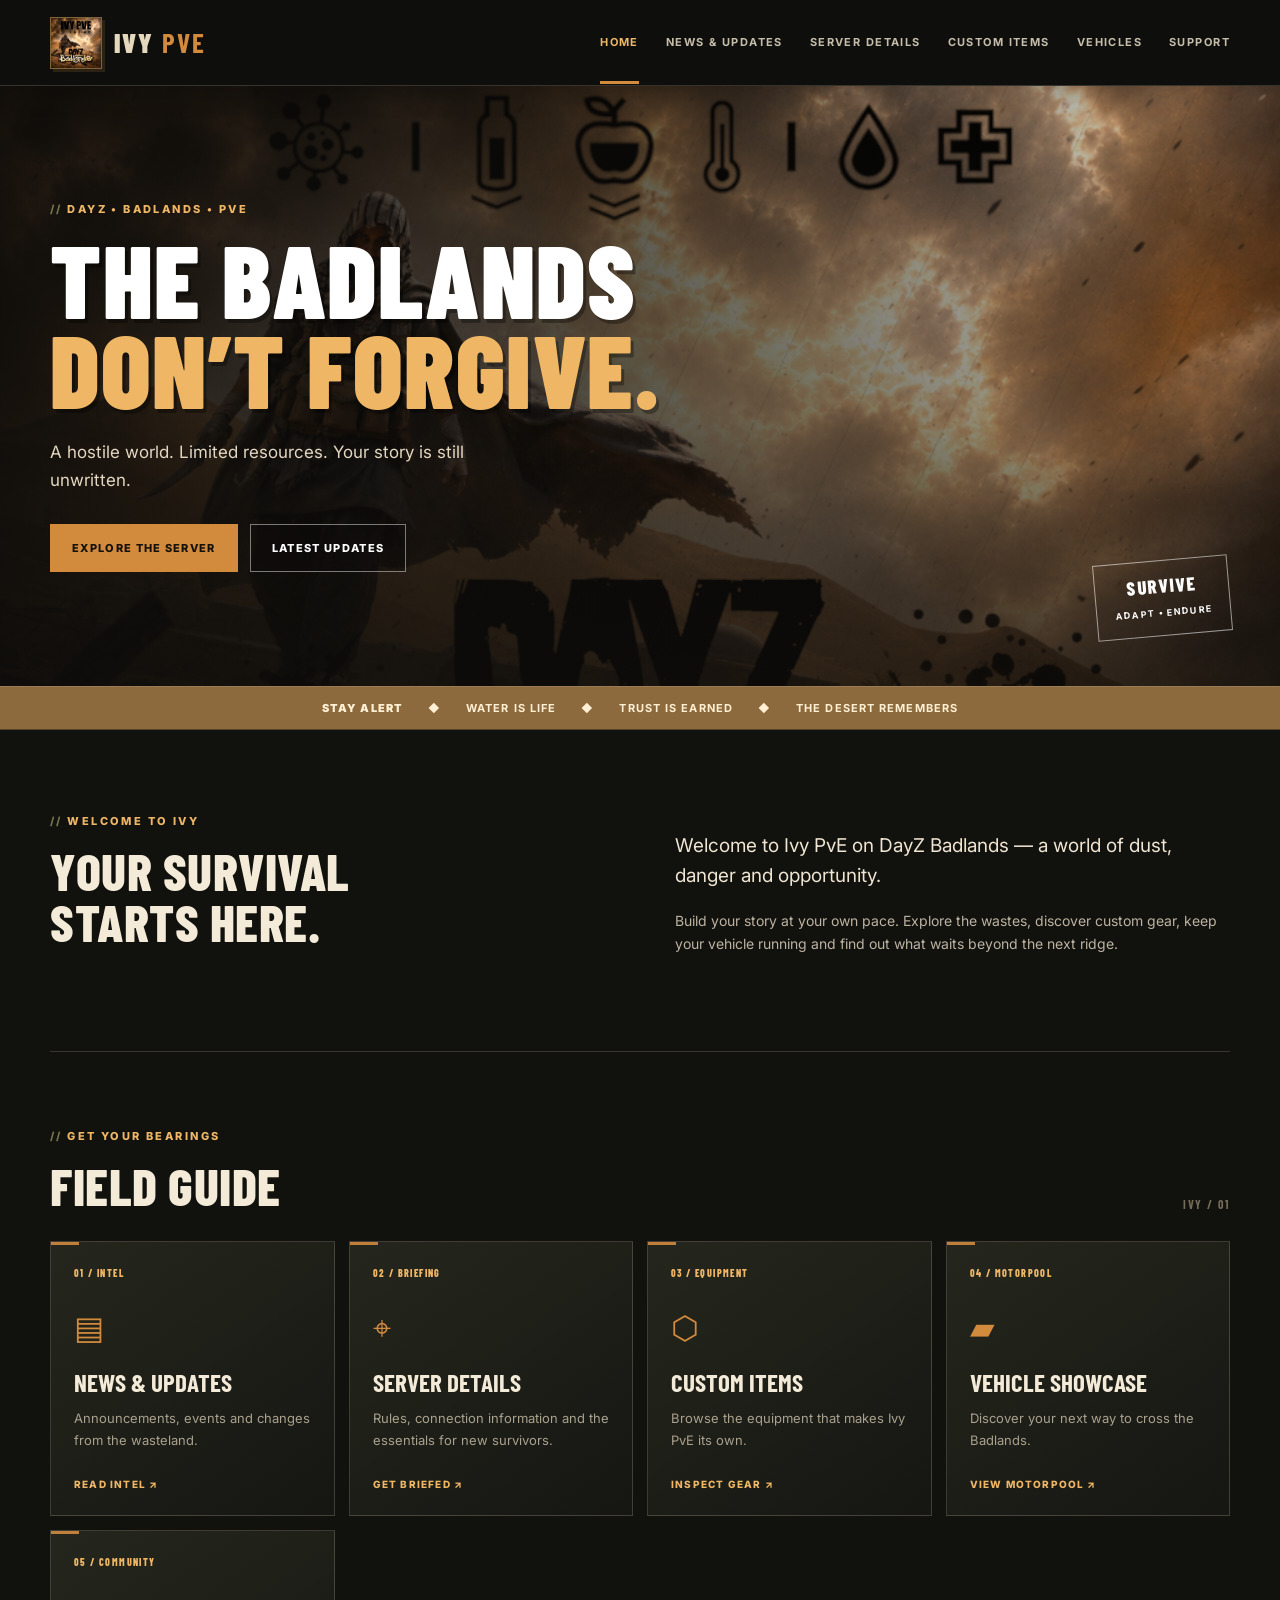
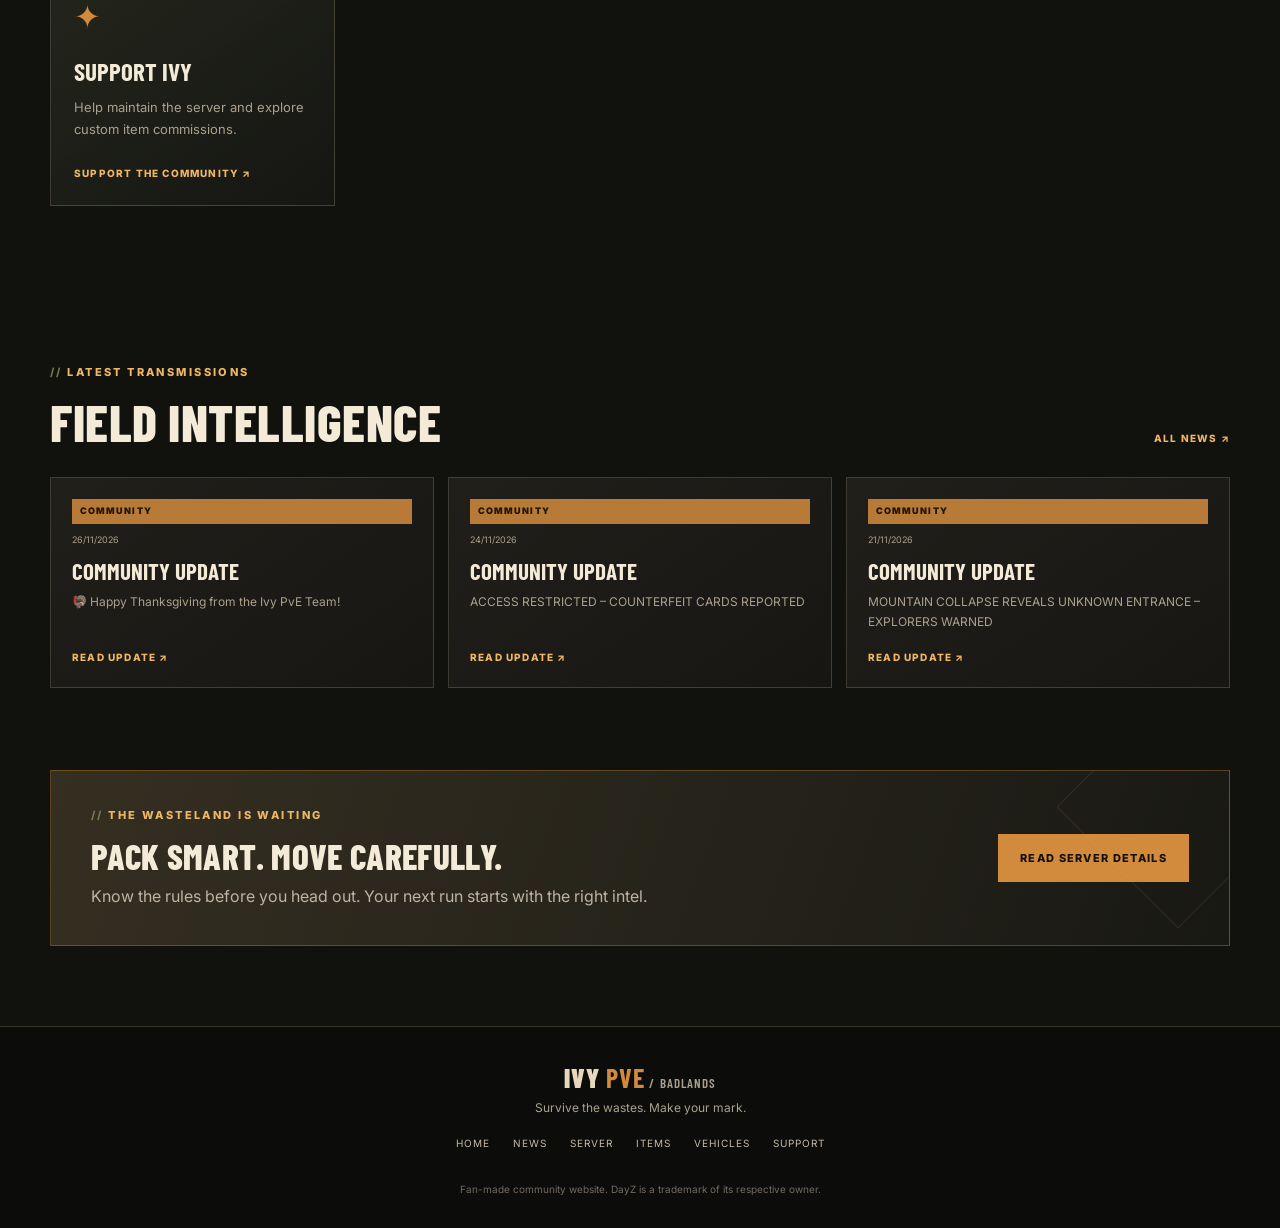
<file: index.html>
<!doctype html>
<html lang="en">
<head>
  <meta charset="utf-8"><meta name="viewport" content="width=device-width, initial-scale=1">
  <meta name="description" content="Ivy PvE — survive the Badlands. Server information, news, custom items and vehicles.">
  <title>Ivy PvE | Badlands</title><link rel="stylesheet" href="assets/style.css">
  <link rel="icon" type="image/png" href="assets/ivy-badlands.png">
</head>
<body>
<header class="site-header"><a class="brand" href="index.html"><img src="assets/ivy-badlands.png" alt="Ivy PvE Badlands"><span>IVY <b>PVE</b></span></a>
<button class="menu-toggle" aria-label="Toggle navigation" aria-expanded="false">☰</button>
<nav class="nav"><a class="active" href="index.html">Home</a><a href="news.html">News & Updates</a><a href="server.html">Server Details</a><a href="under-construction.html">Custom Items</a><a href="under-construction.html">Vehicles</a><a href="support.html">Support</a></nav></header>
<main>
<section class="hero"><div class="hero-shade"></div><div class="hero-content"><p class="eyebrow">DAYZ • BADLANDS • PVE</p><h1>THE BADLANDS<br><span>DON’T FORGIVE.</span></h1><p class="hero-copy">A hostile world. Limited resources. Your story is still unwritten.</p><div class="hero-actions"><a class="button button-primary" href="server.html">Explore the Server</a><a class="button button-ghost" href="news.html">Latest Updates</a></div></div><div class="hero-stamp">SURVIVE<br><small>ADAPT • ENDURE</small></div></section>
<section class="ticker"><span>STAY ALERT</span><i>◆</i> Water is life <i>◆</i> Trust is earned <i>◆</i> The desert remembers</section>
<section class="section intro-grid"><div><p class="eyebrow">WELCOME TO IVY</p><h2>YOUR SURVIVAL<br>STARTS HERE.</h2></div><div><p class="lead">Welcome to Ivy PvE on DayZ Badlands — a world of dust, danger and opportunity.</p><p>Build your story at your own pace. Explore the wastes, discover custom gear, keep your vehicle running and find out what waits beyond the next ridge.</p><p class="muted"></p></div></section>
<section class="section cards-section"><div class="section-heading"><div><p class="eyebrow">GET YOUR BEARINGS</p><h2>FIELD GUIDE</h2></div><span class="section-mark">IVY / 01</span></div><div class="card-grid">
<a class="feature-card" href="news.html"><span class="card-number">01 / INTEL</span><div class="card-icon">▤</div><h3>News & Updates</h3><p>Announcements, events and changes from the wasteland.</p><span class="card-link">READ INTEL ↗</span></a>
<a class="feature-card" href="server.html"><span class="card-number">02 / BRIEFING</span><div class="card-icon">⌖</div><h3>Server Details</h3><p>Rules, connection information and the essentials for new survivors.</p><span class="card-link">GET BRIEFED ↗</span></a>
<a class="feature-card" href="under-construction.html"><span class="card-number">03 / EQUIPMENT</span><div class="card-icon">⬡</div><h3>Custom Items</h3><p>Browse the equipment that makes Ivy PvE its own.</p><span class="card-link">INSPECT GEAR ↗</span></a>
<a class="feature-card" href="under-construction.html"><span class="card-number">04 / MOTORPOOL</span><div class="card-icon">▰</div><h3>Vehicle Showcase</h3><p>Discover your next way to cross the Badlands.</p><span class="card-link">VIEW MOTORPOOL ↗</span></a>
<a class="feature-card" href="support.html"><span class="card-number">05 / COMMUNITY</span><div class="card-icon">✦</div><h3>Support Ivy</h3><p>Help maintain the server and explore custom item commissions.</p><span class="card-link">SUPPORT THE COMMUNITY ↗</span></a>
</div></section>
<section class="section cards-section"><div class="section-heading"><div><p class="eyebrow">LATEST TRANSMISSIONS</p><h2>FIELD INTELLIGENCE</h2></div><a class="card-link" href="news.html">ALL NEWS ↗</a></div><div class="latest-news-grid" id="home-news" data-json="data/news.json"><p class="muted">Loading latest updates…</p></div></section>
<section class="callout"><div><p class="eyebrow">THE WASTELAND IS WAITING</p><h2>PACK SMART. MOVE CAREFULLY.</h2><p>Know the rules before you head out. Your next run starts with the right intel.</p></div><a class="button button-primary" href="server.html">Read Server Details</a></section>
</main>
<footer class="site-footer"><div class="footer-brand">IVY <b>PVE</b><span> / BADLANDS</span></div><p>Survive the wastes. Make your mark.</p><div class="footer-links"><a href="index.html">Home</a><a href="news.html">News</a><a href="server.html">Server</a><a href="under-construction.html">Items</a><a href="under-construction.html">Vehicles</a><a href="support.html">Support</a></div><small>Fan-made community website. DayZ is a trademark of its respective owner.</small></footer>
<script src="assets/site.js"></script></body></html>
</file>
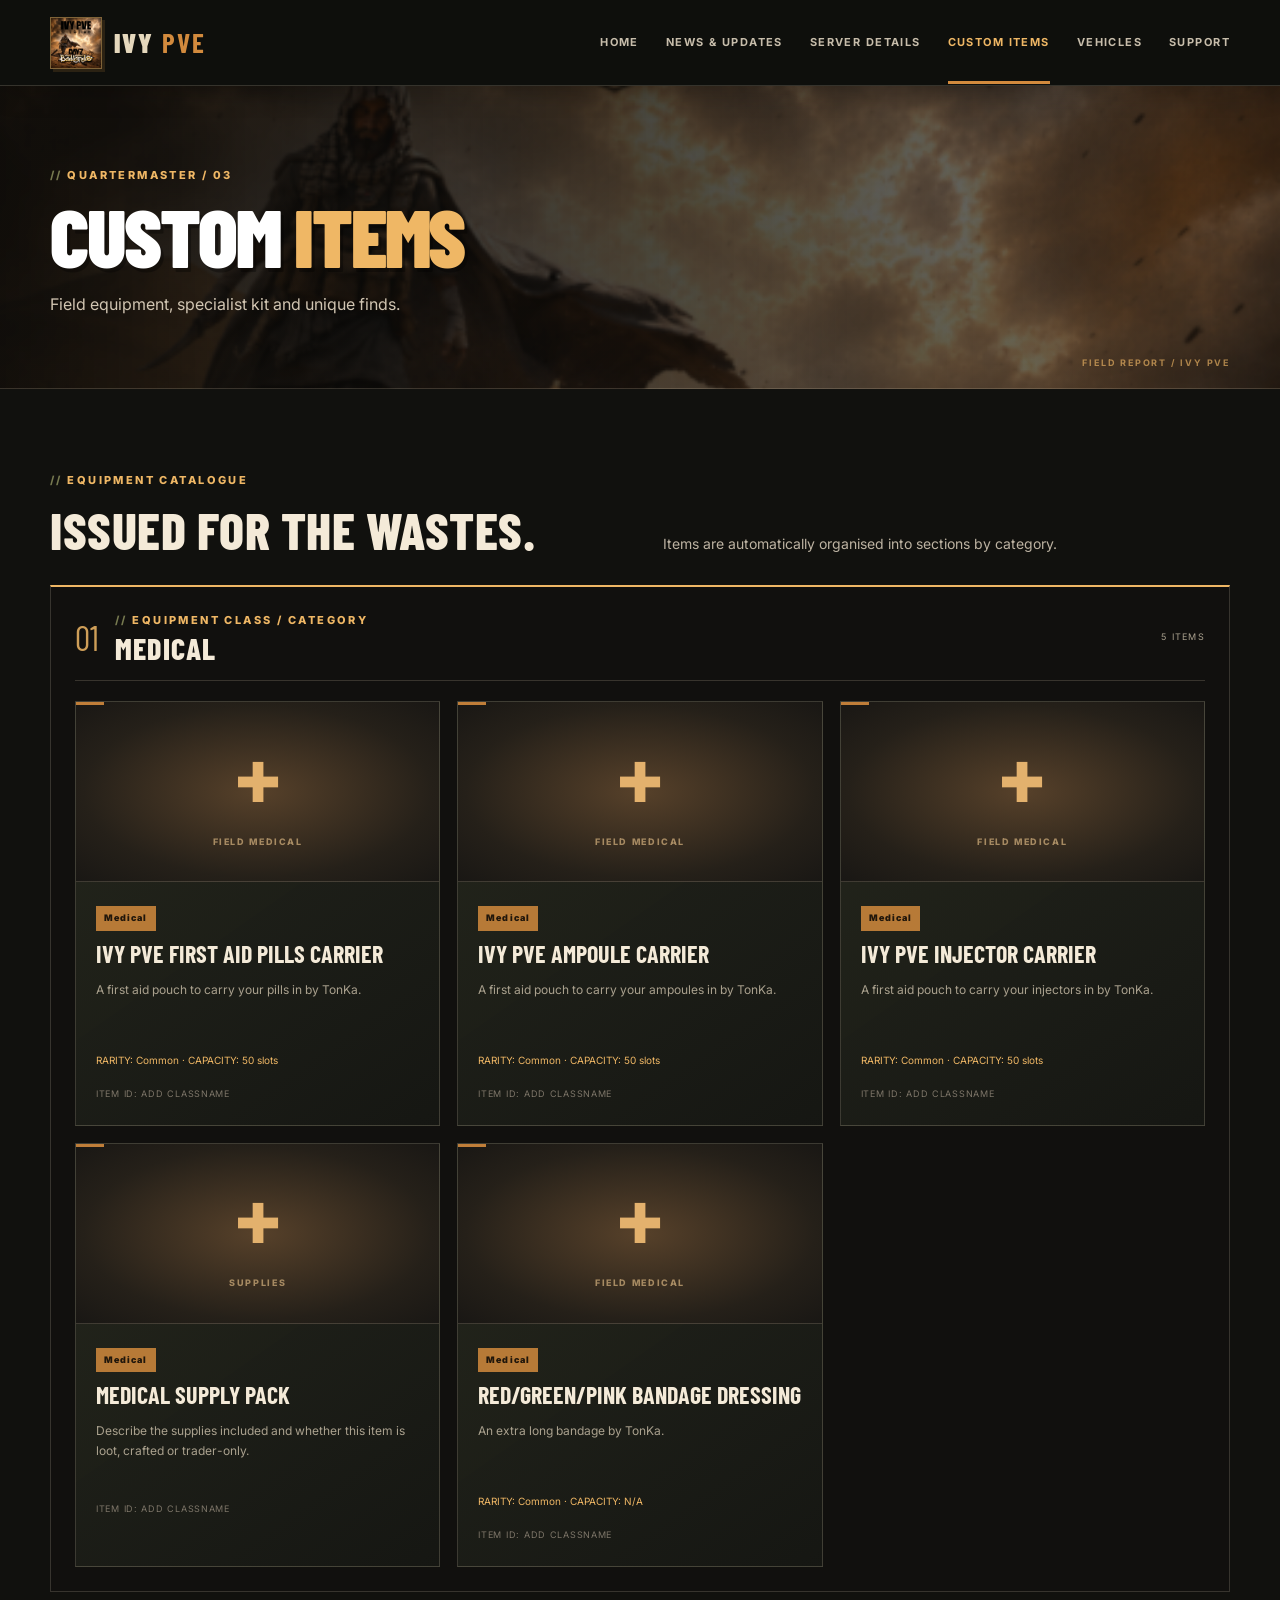
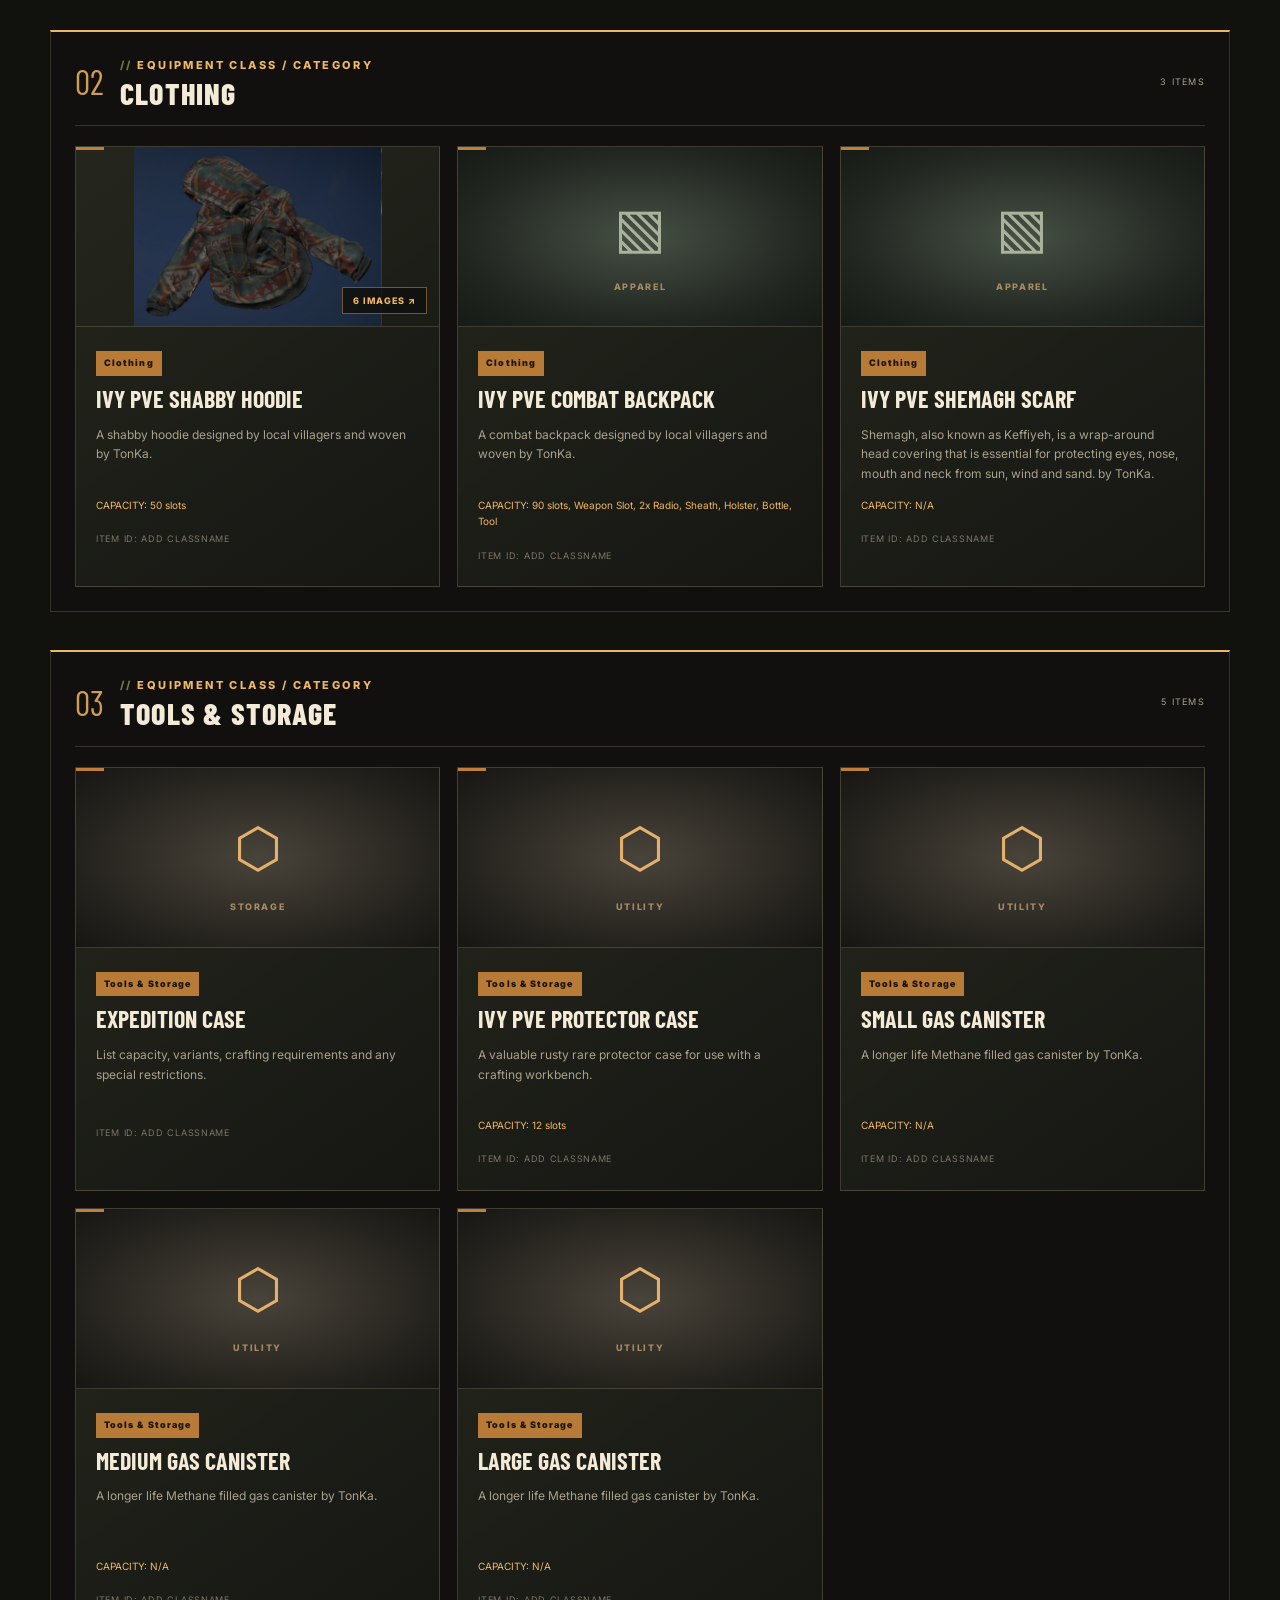
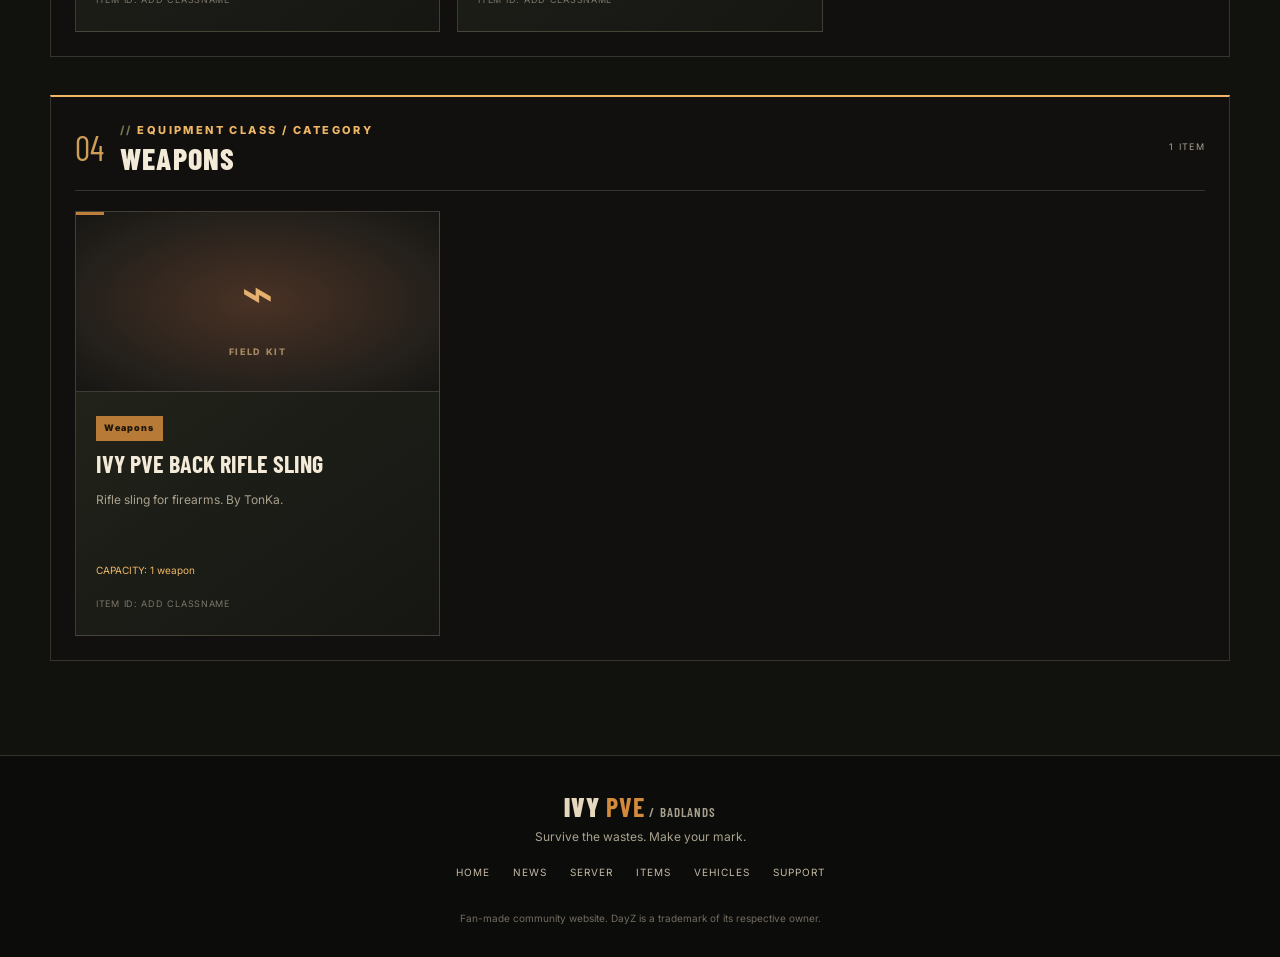
<file: items.html>
<!doctype html>
<html lang="en"><head><meta charset="utf-8"><meta name="viewport" content="width=device-width, initial-scale=1"><meta name="description" content="Explore custom equipment and items on Ivy PvE Badlands."><title>Custom Items | Ivy PvE</title><link rel="stylesheet" href="assets/style.css"><link rel="icon" type="image/png" href="assets/ivy-badlands.png"></head>
<body><header class="site-header"><a class="brand" href="index.html"><img src="assets/ivy-badlands.png" alt="Ivy PvE Badlands"><span>IVY <b>PVE</b></span></a><button class="menu-toggle" aria-label="Toggle navigation" aria-expanded="false">☰</button><nav class="nav"><a href="index.html">Home</a><a href="news.html">News & Updates</a><a href="server.html">Server Details</a><a class="active" href="items.html">Custom Items</a><a href="vehicles.html">Vehicles</a><a href="support.html">Support</a></nav></header>
<main><section class="page-hero"><p class="eyebrow">QUARTERMASTER / 03</p><h1>CUSTOM <span>ITEMS</span></h1><p>Field equipment, specialist kit and unique finds.</p></section><section class="section"><div class="catalog-intro"><div><p class="eyebrow">EQUIPMENT CATALOGUE</p><h2>ISSUED FOR THE WASTES.</h2></div><p>Items are automatically organised into sections by category.</p></div>

<div class="item-groups" id="items-list" data-json="data/items.json"><p class="muted">Loading equipment catalogue…</p></div><p class="muted"></p></section></main>
<footer class="site-footer"><div class="footer-brand">IVY <b>PVE</b><span> / BADLANDS</span></div><p>Survive the wastes. Make your mark.</p><div class="footer-links"><a href="index.html">Home</a><a href="news.html">News</a><a href="server.html">Server</a><a href="items.html">Items</a><a href="vehicles.html">Vehicles</a><a href="support.html">Support</a></div><small>Fan-made community website. DayZ is a trademark of its respective owner.</small></footer><script src="assets/site.js"></script></body></html>
</file>
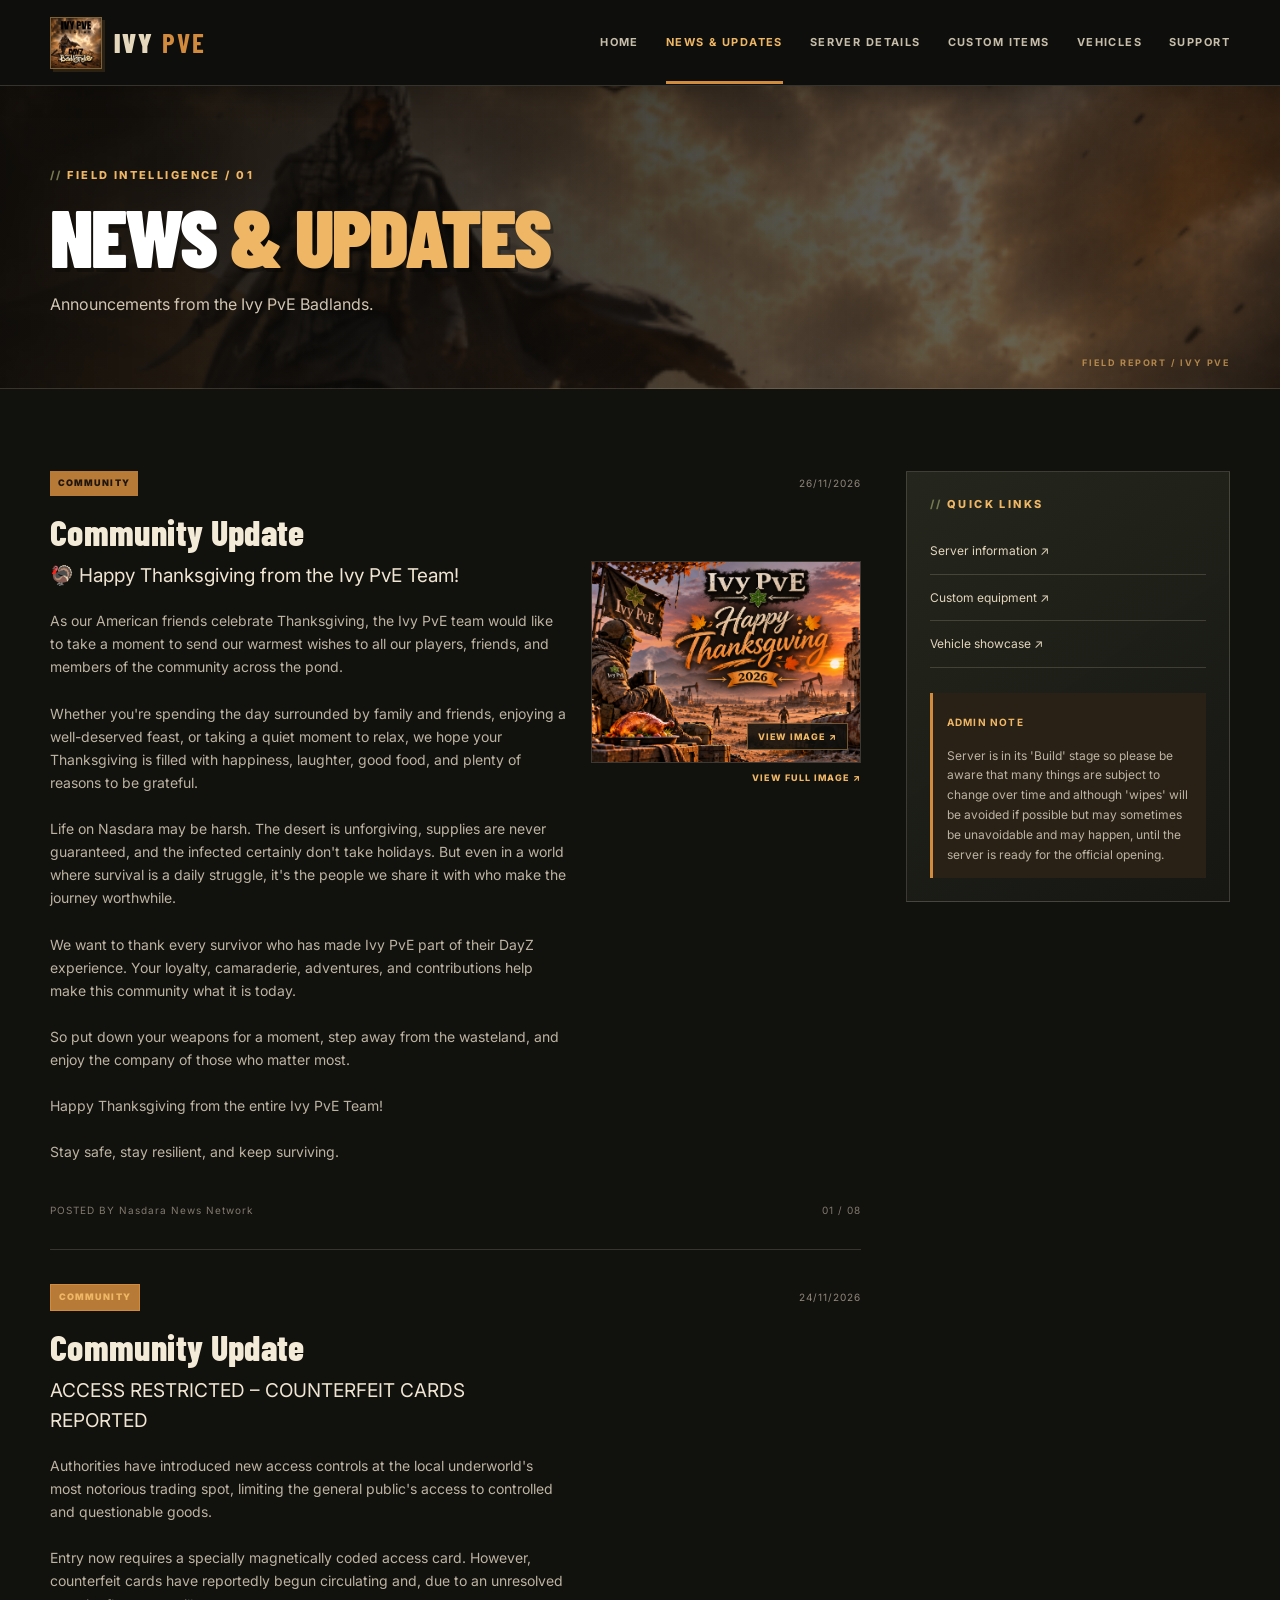
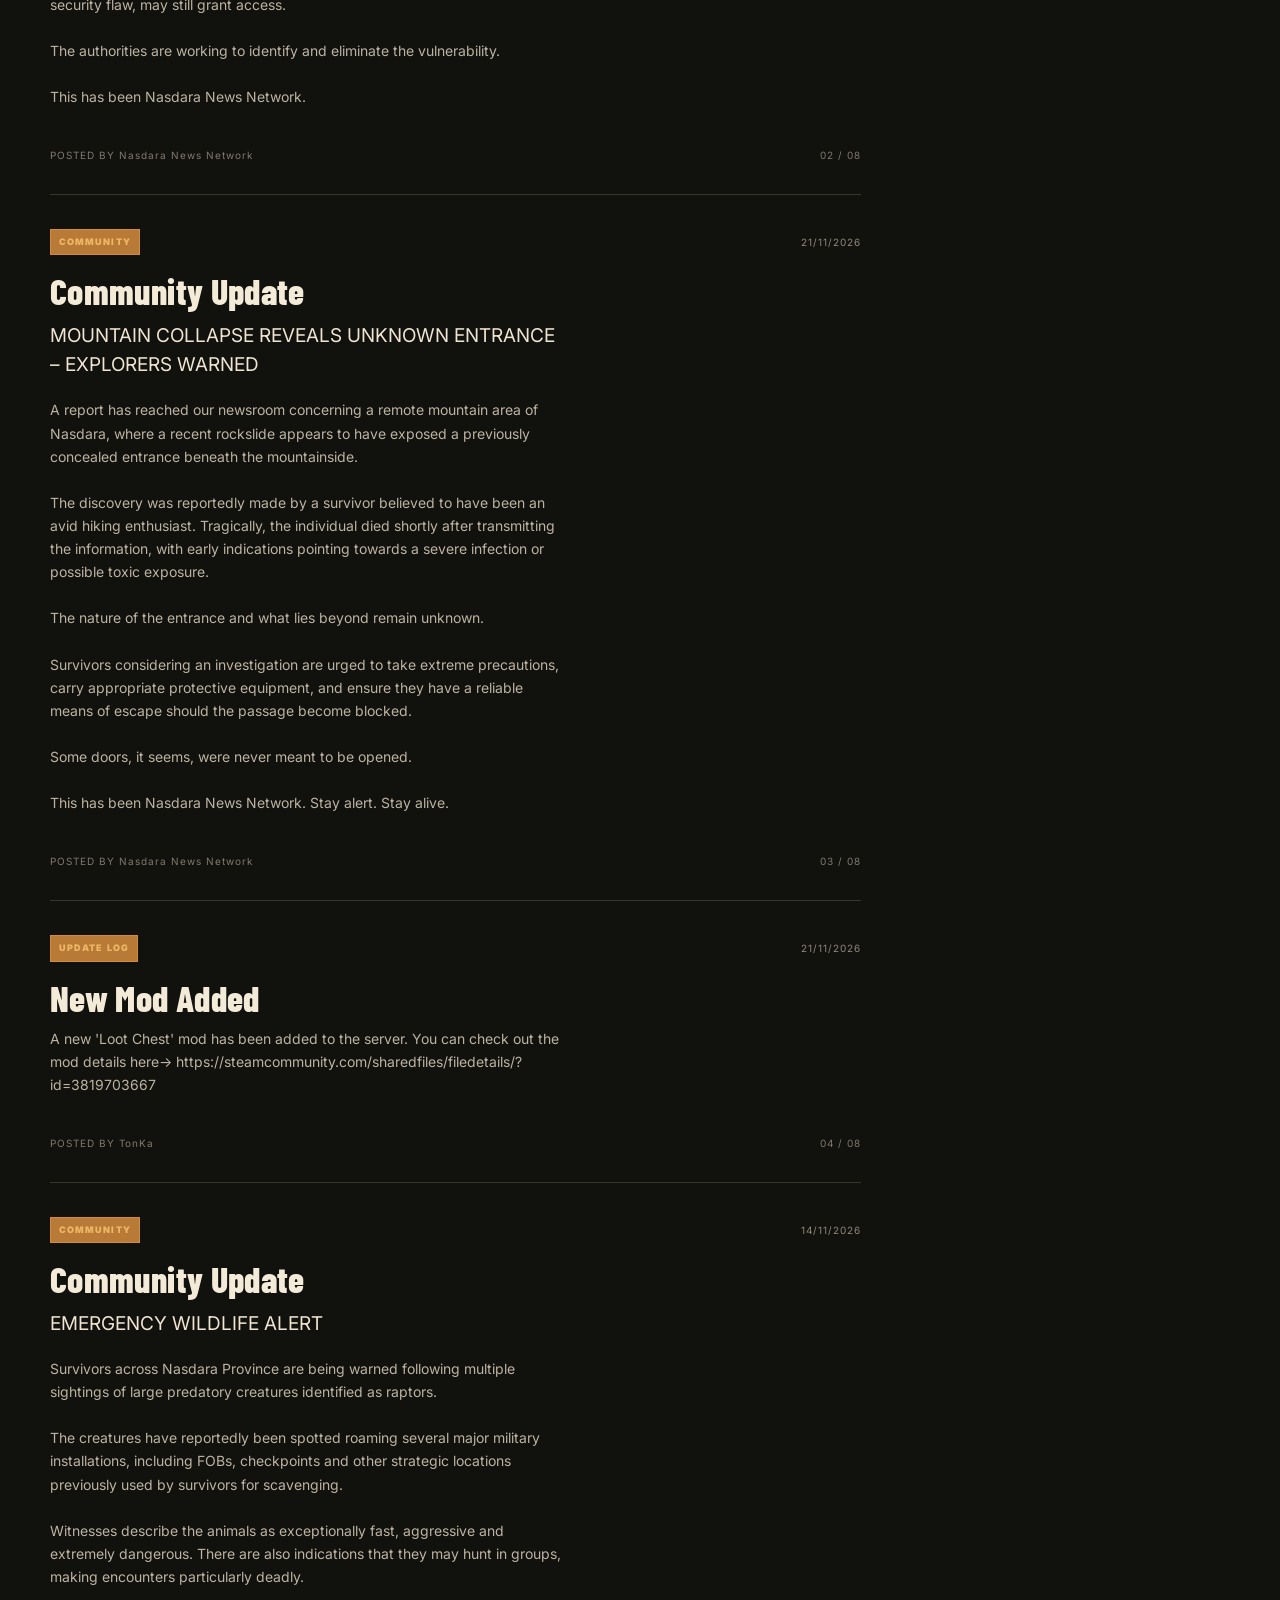
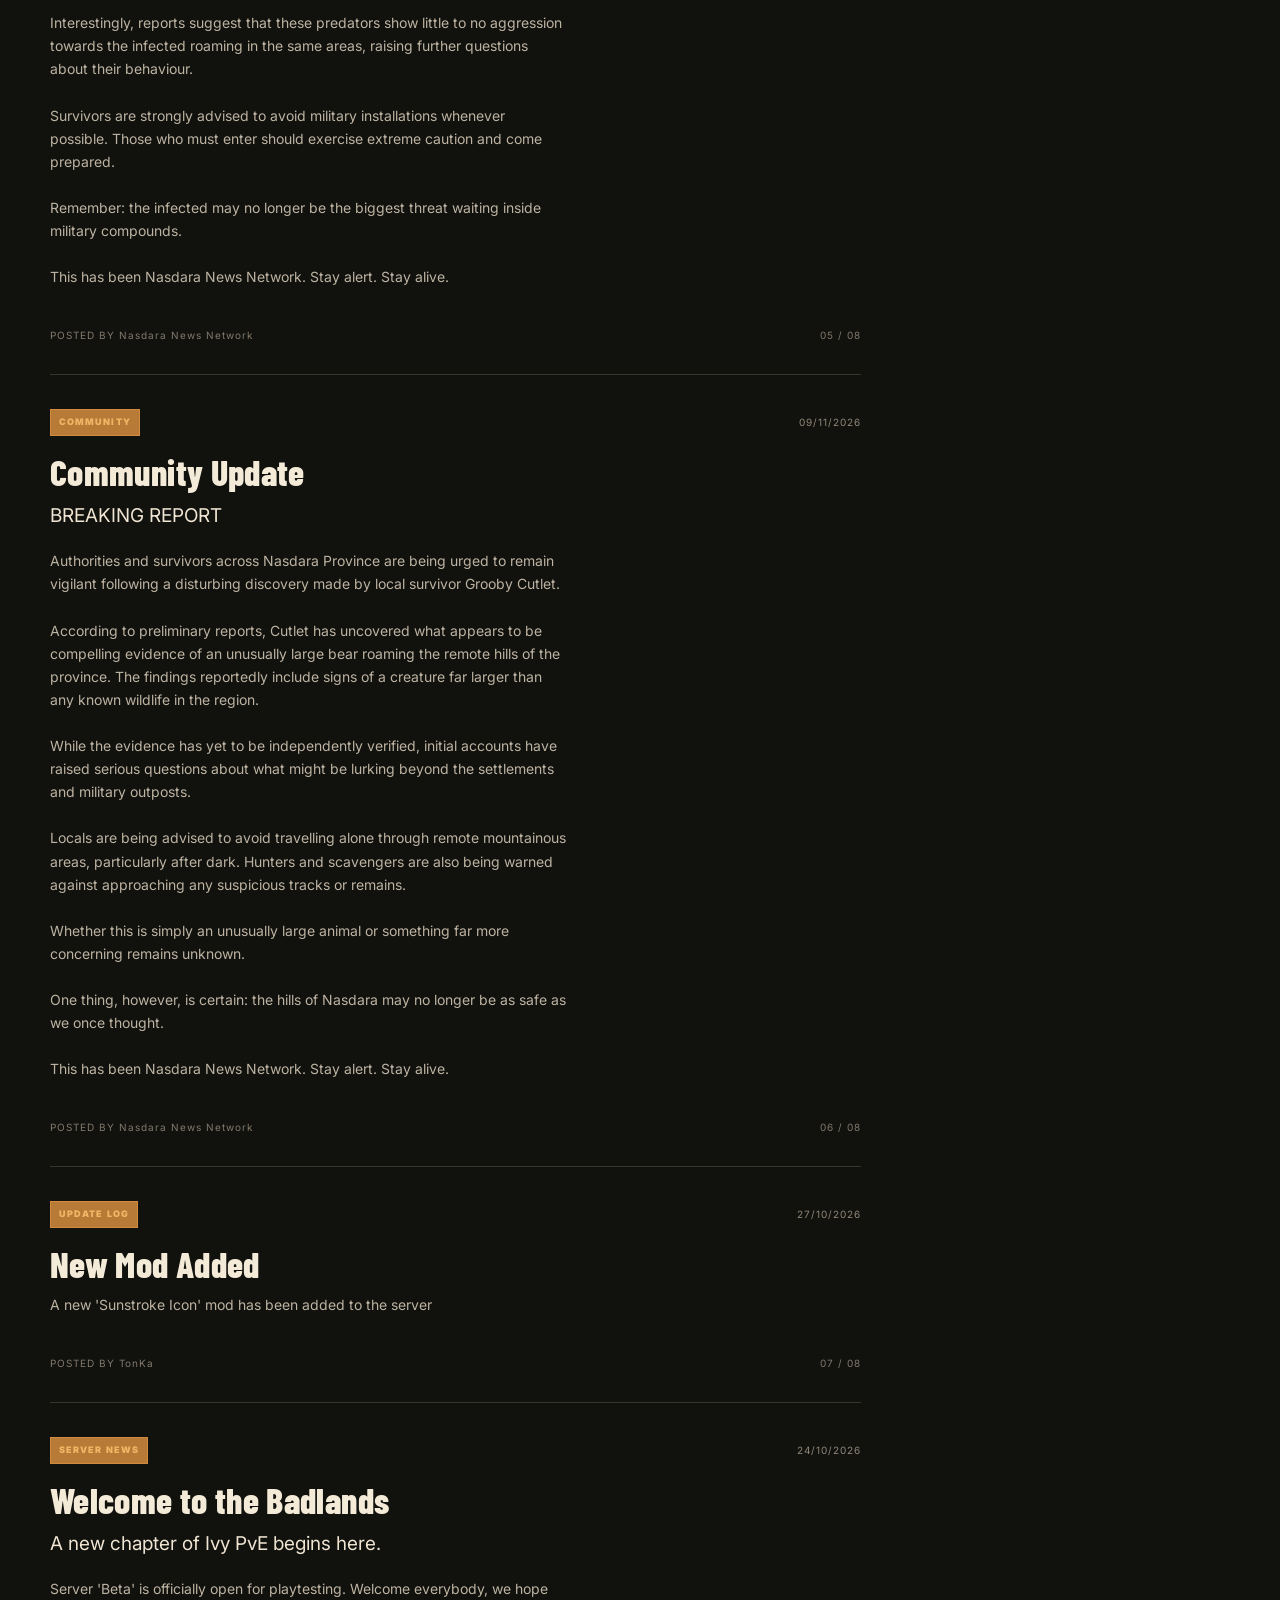
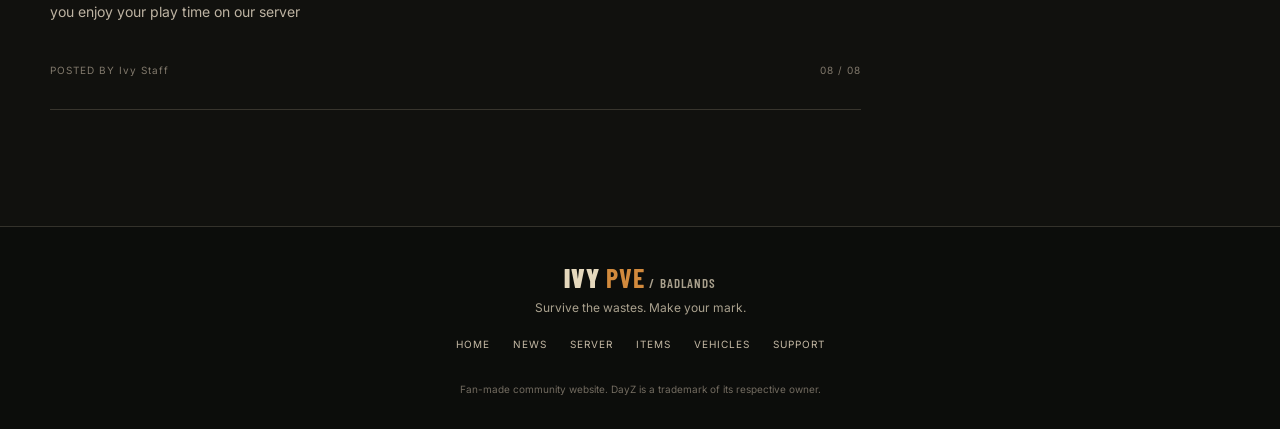
<file: news.html>
<!doctype html>
<html lang="en"><head><meta charset="utf-8"><meta name="viewport" content="width=device-width, initial-scale=1"><meta name="description" content="Ivy PvE Badlands news and server updates."><title>News & Updates | Ivy PvE</title><link rel="stylesheet" href="assets/style.css"><link rel="icon" type="image/png" href="assets/ivy-badlands.png"></head>
<body><header class="site-header"><a class="brand" href="index.html"><img src="assets/ivy-badlands.png" alt="Ivy PvE Badlands"><span>IVY <b>PVE</b></span></a><button class="menu-toggle" aria-label="Toggle navigation" aria-expanded="false">☰</button><nav class="nav"><a href="index.html">Home</a><a class="active" href="news.html">News & Updates</a><a href="server.html">Server Details</a><a href="under-construction.html">Custom Items</a><a href="under-construction.html">Vehicles</a><a href="support.html">Support</a></nav></header>
<main><section class="page-hero"><p class="eyebrow">FIELD INTELLIGENCE / 01</p><h1>NEWS <span>& UPDATES</span></h1><p>Announcements from the Ivy PvE Badlands.</p></section>
<section class="section content-layout"><div class="main-column" id="news-list" data-json="data/news.json"><p class="muted">Loading field intelligence…</p></div>
<aside class="sidebar" id="news-sidebar" data-json="data/news-sidebar.json"><p class="muted">Loading quick links…</p></aside></section></main>
<footer class="site-footer"><div class="footer-brand">IVY <b>PVE</b><span> / BADLANDS</span></div><p>Survive the wastes. Make your mark.</p><div class="footer-links"><a href="index.html">Home</a><a href="news.html">News</a><a href="server.html">Server</a><a href="under-construction.html">Items</a><a href="under-construction.html">Vehicles</a><a href="support.html">Support</a></div><small>Fan-made community website. DayZ is a trademark of its respective owner.</small></footer><script src="assets/site.js"></script></body></html>
</file>
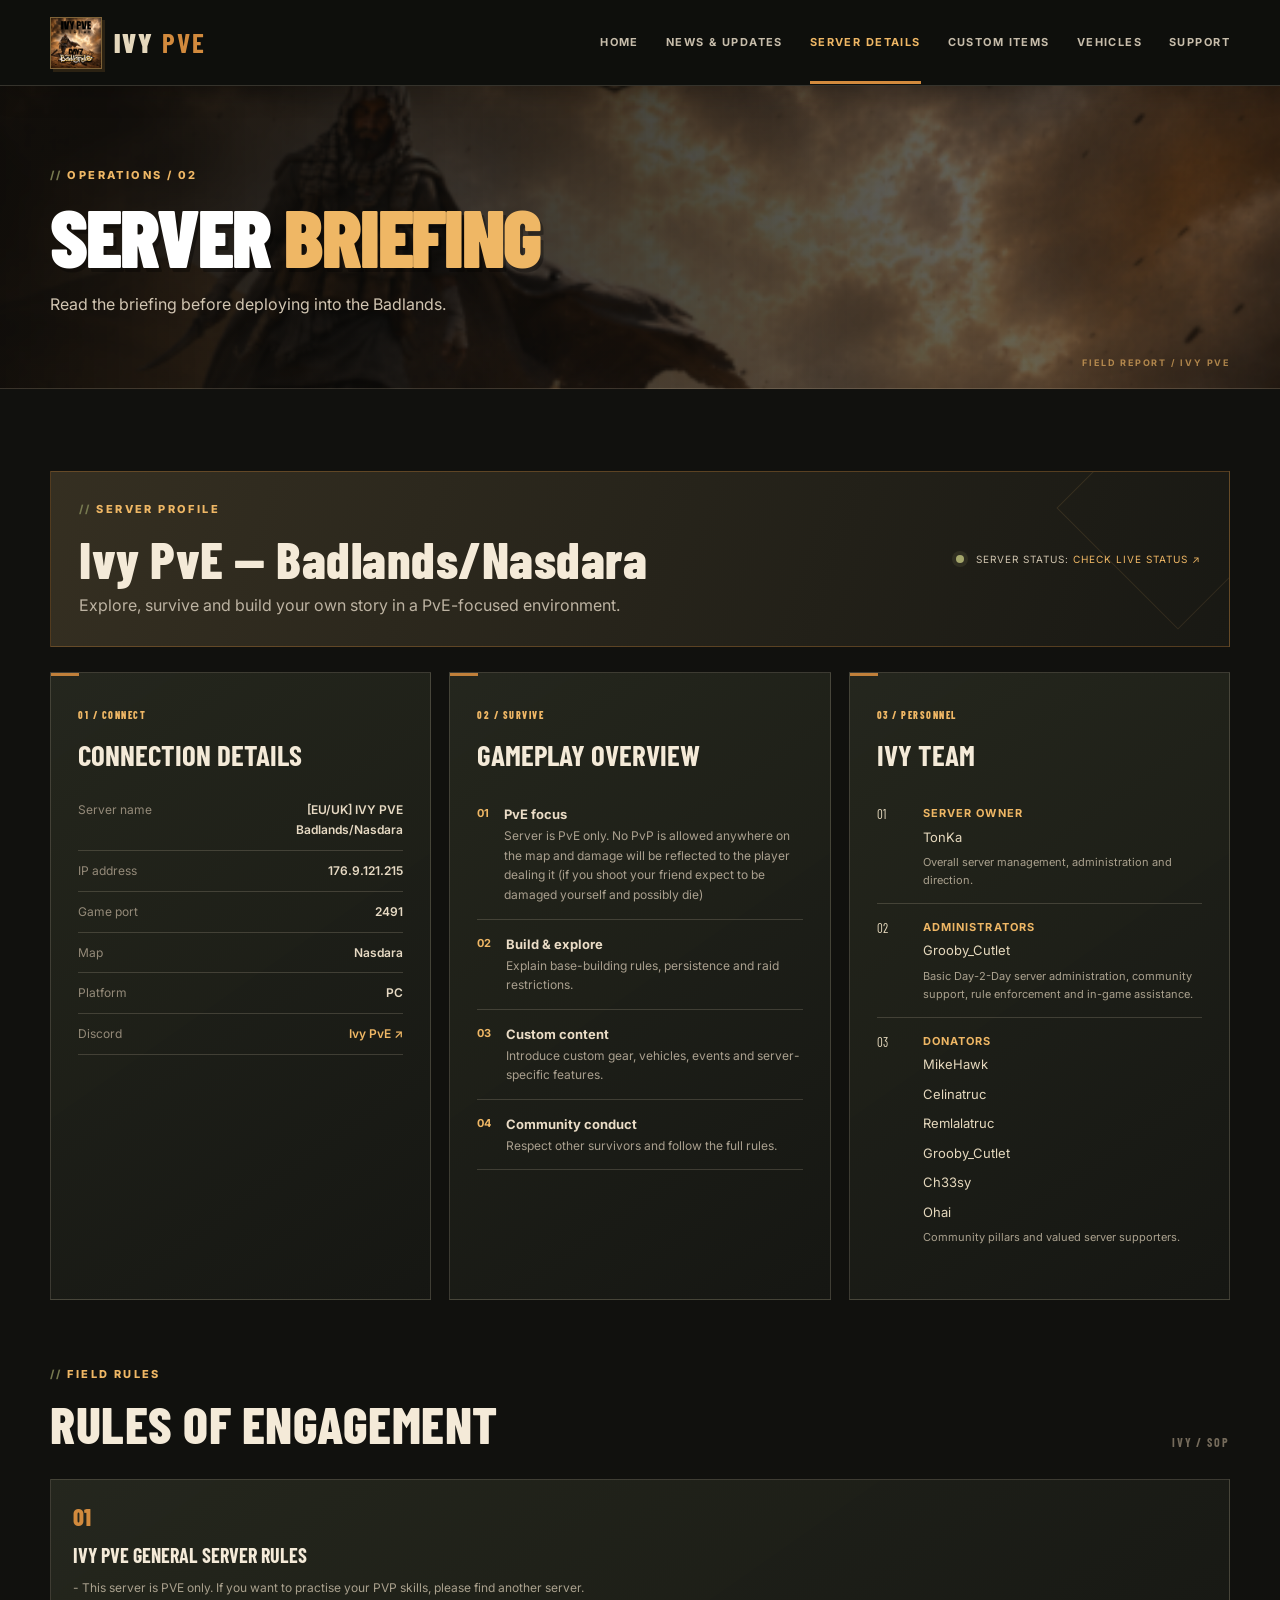
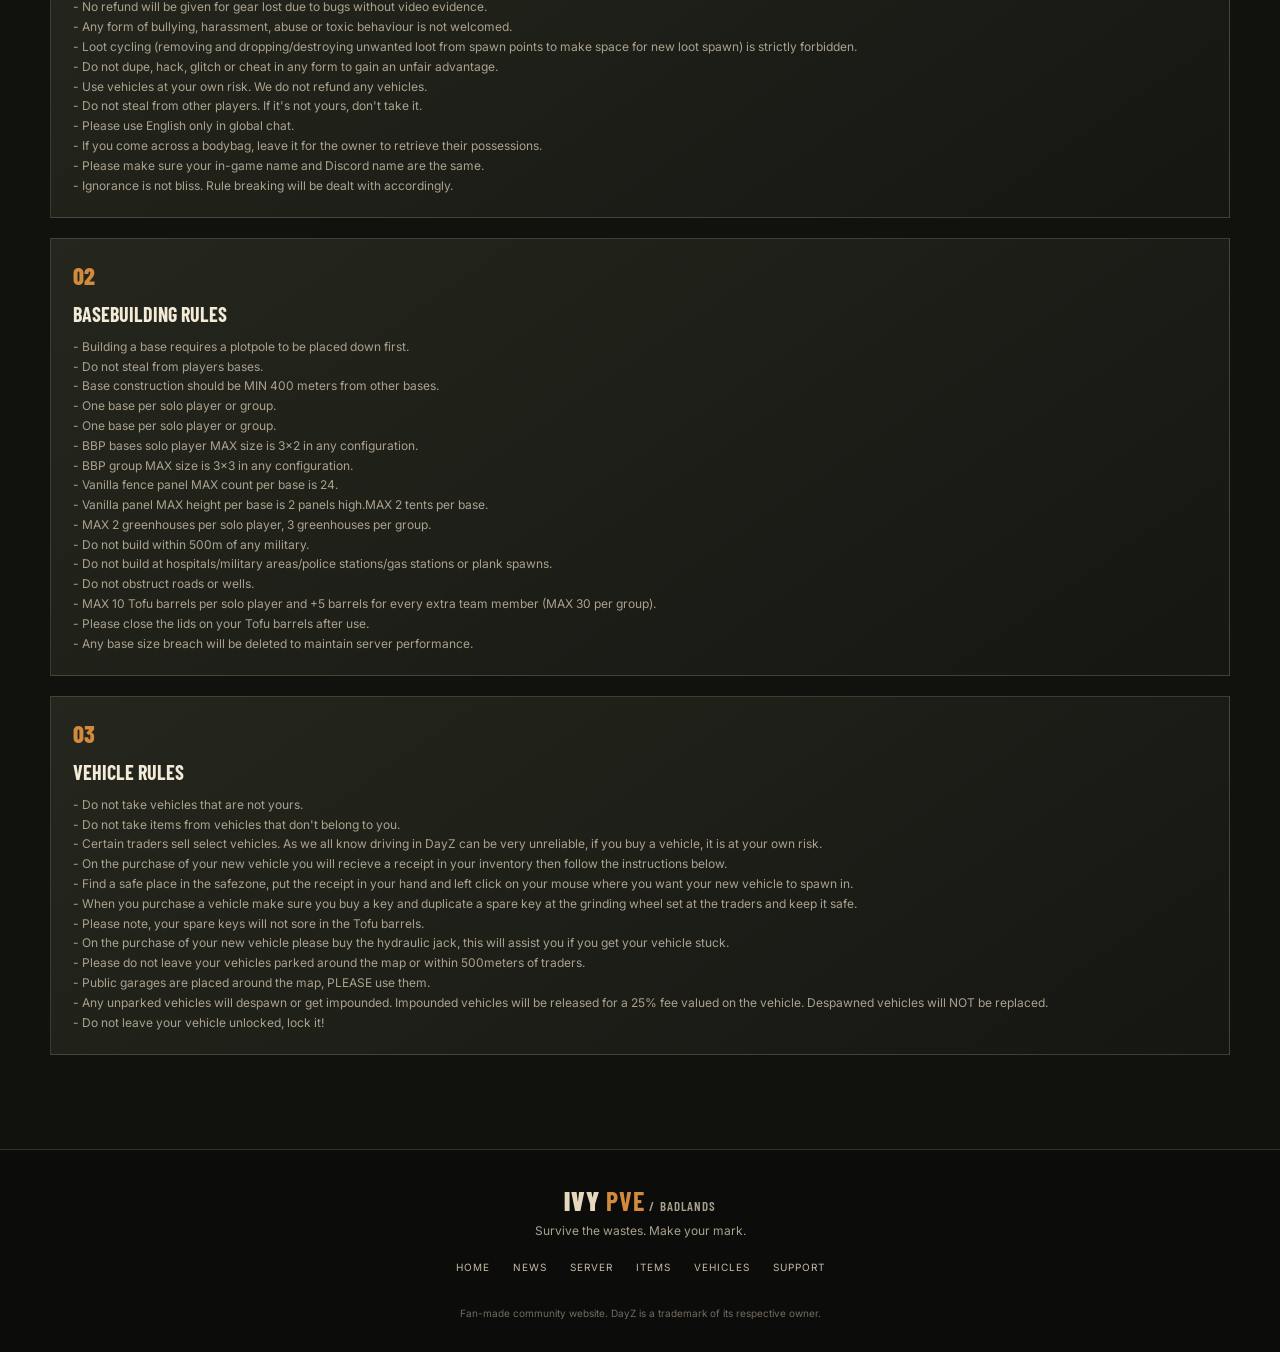
<file: server.html>
<!doctype html>
<html lang="en"><head><meta charset="utf-8"><meta name="viewport" content="width=device-width, initial-scale=1"><meta name="description" content="Ivy PvE Badlands server information, rules and connection details."><title>Server Details | Ivy PvE</title><link rel="stylesheet" href="assets/style.css"><link rel="icon" type="image/png" href="assets/ivy-badlands.png"></head>
<body><header class="site-header"><a class="brand" href="index.html"><img src="assets/ivy-badlands.png" alt="Ivy PvE Badlands"><span>IVY <b>PVE</b></span></a><button class="menu-toggle" aria-label="Toggle navigation" aria-expanded="false">☰</button><nav class="nav"><a href="index.html">Home</a><a href="news.html">News & Updates</a><a class="active" href="server.html">Server Details</a><a href="under-construction.html">Custom Items</a><a href="under-construction.html">Vehicles</a><a href="support.html">Support</a></nav></header>
<main><section class="page-hero"><p class="eyebrow">OPERATIONS / 02</p><h1>SERVER <span>BRIEFING</span></h1><p>Read the briefing before deploying into the Badlands.</p></section>
<section class="section"><div class="info-banner" id="server-profile" data-json="data/server.json"><div><p class="eyebrow">SERVER PROFILE</p><h2>IVY PVE — BADLANDS</h2><p>Explore, survive and build your own story in a PvE-focused environment.</p></div><div class="status-placeholder"><span class="status-dot"></span> SERVER STATUS: ADD STATUS LINK</div></div>
<div class="details-grid">
<article class="detail-panel"><span class="panel-index">01 / CONNECT</span><h3>Connection Details</h3><dl id="connection-details"><dt>Loading</dt><dd>Server details…</dd></dl><p class="muted"></p></article>
<article class="detail-panel"><span class="panel-index">02 / SURVIVE</span><h3>Gameplay Overview</h3><ul class="rule-list" id="gameplay-list"></ul></article>
<article class="detail-panel team-panel"><span class="panel-index">03 / PERSONNEL</span><h3>Ivy Team</h3><div class="team-list" id="team-list" data-json="data/team.json"><p class="muted">Loading team roster…</p></div><p class="muted"></p></article>
</div>
<div class="section-heading top-gap"><div><p class="eyebrow">FIELD RULES</p><h2>RULES OF ENGAGEMENT</h2></div><span class="section-mark">IVY / SOP</span></div><div class="rules-grid" id="rules-list"></div><p class="muted"></p></section></main>
<footer class="site-footer"><div class="footer-brand">IVY <b>PVE</b><span> / BADLANDS</span></div><p>Survive the wastes. Make your mark.</p><div class="footer-links"><a href="index.html">Home</a><a href="news.html">News</a><a href="server.html">Server</a><a href="under-construction.html">Items</a><a href="under-construction.html">Vehicles</a><a href="support.html">Support</a></div><small>Fan-made community website. DayZ is a trademark of its respective owner.</small></footer><script src="assets/site.js"></script></body></html>
</file>
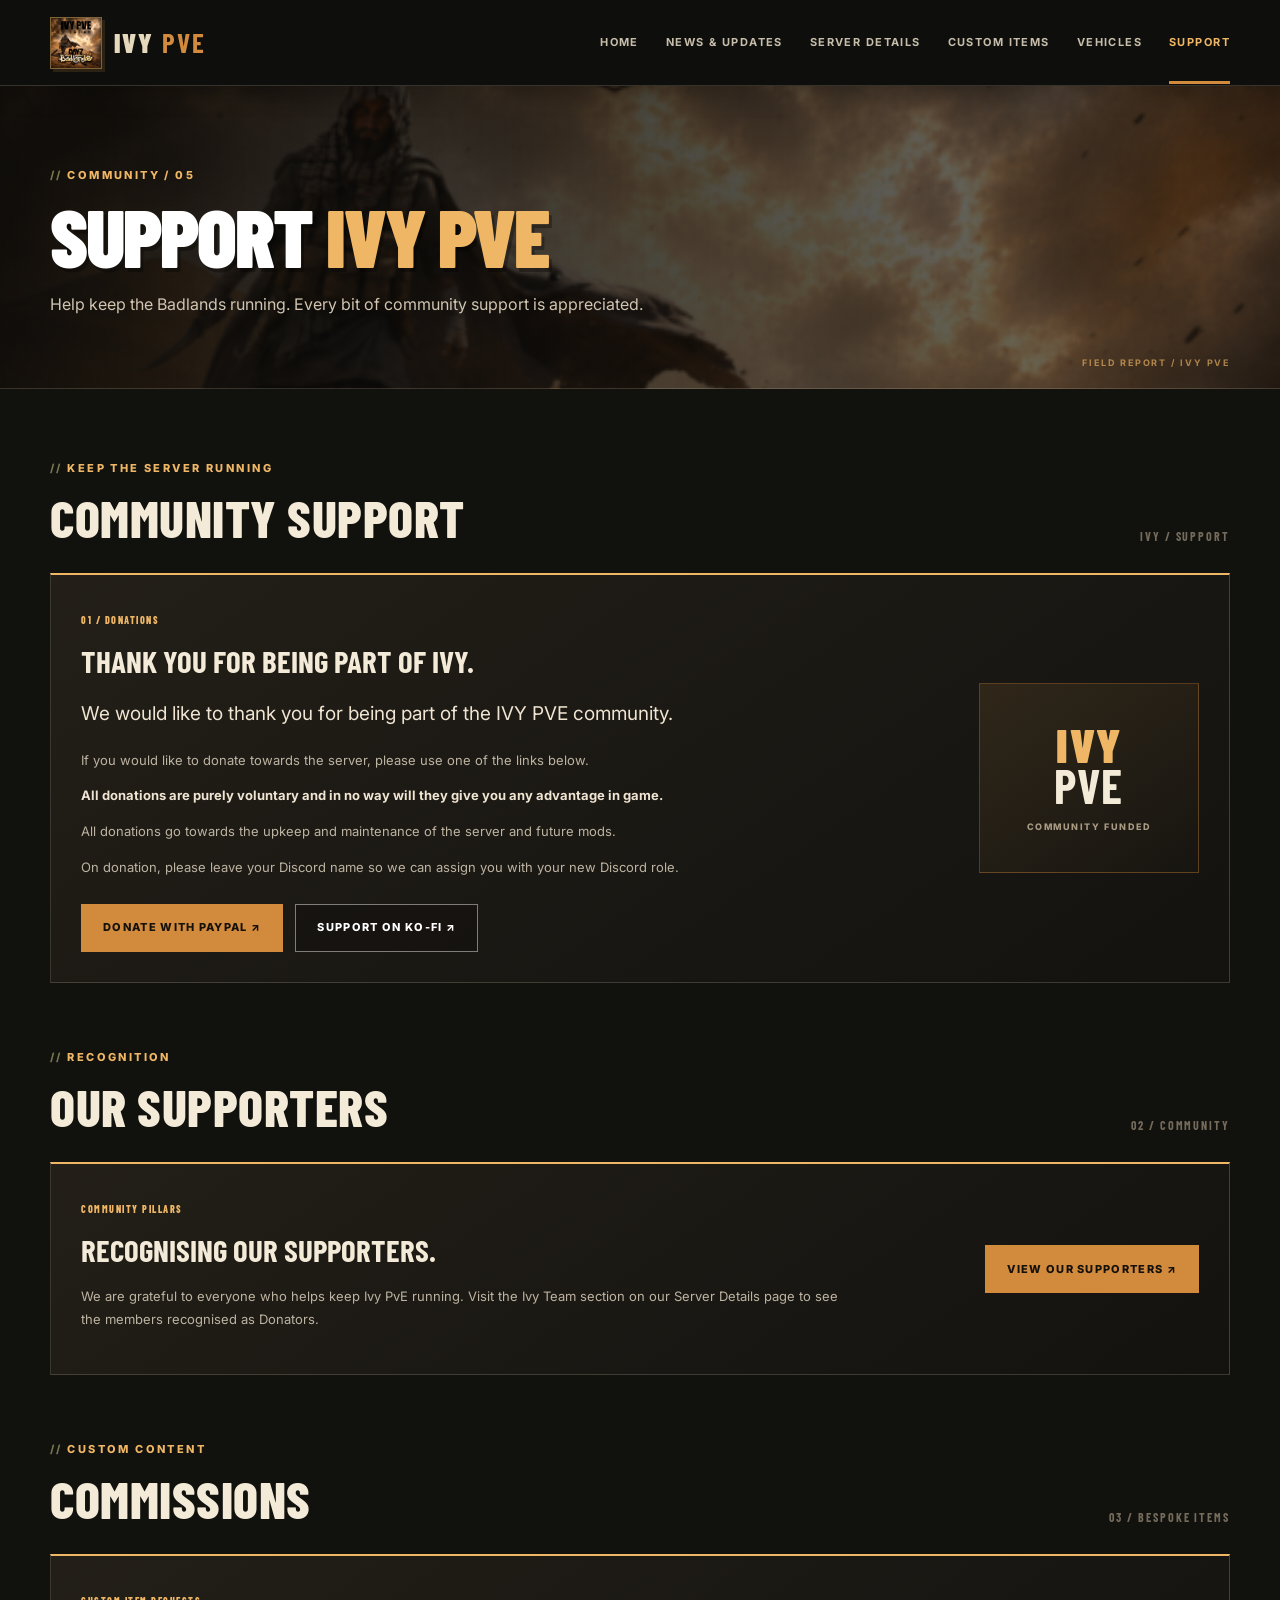
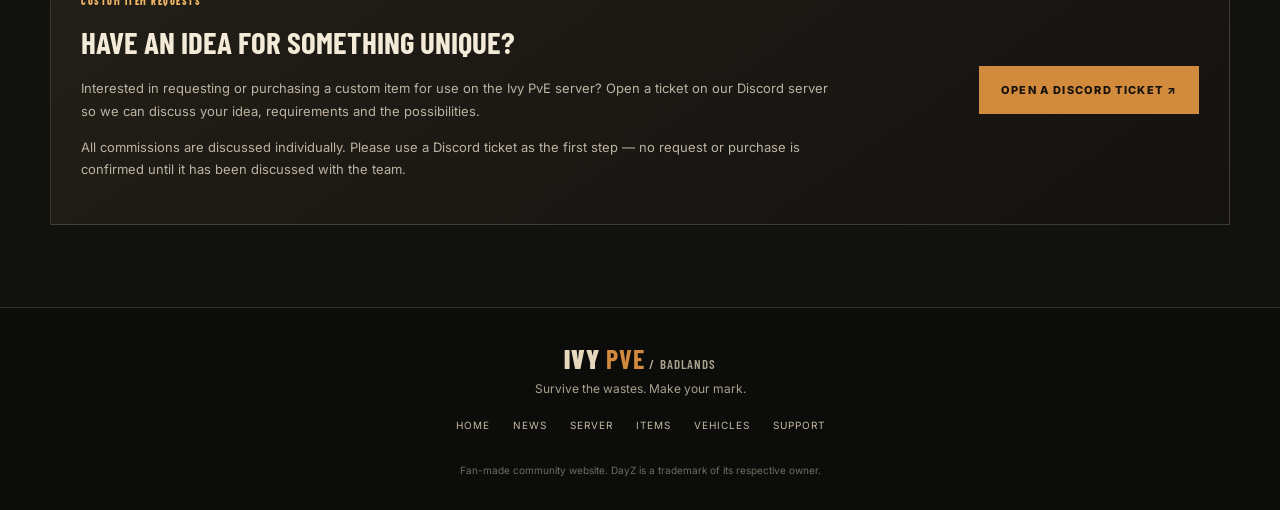
<file: support.html>
<!doctype html>
<html lang="en">
<head>
  <meta charset="utf-8">
  <meta name="viewport" content="width=device-width, initial-scale=1">
  <meta name="description" content="Support the Ivy PvE community and learn about custom item commissions.">
  <title>Support | Ivy PvE</title>
  <link rel="stylesheet" href="assets/style.css">
  <link rel="icon" type="image/png" href="assets/ivy-badlands.png">
</head>
<body>
<header class="site-header">
  <a class="brand" href="index.html"><img src="assets/ivy-badlands.png" alt="Ivy PvE Badlands"><span>IVY <b>PVE</b></span></a>
  <button class="menu-toggle" aria-label="Toggle navigation" aria-expanded="false">☰</button>
  <nav class="nav">
    <a href="index.html">Home</a><a href="news.html">News &amp; Updates</a><a href="server.html">Server Details</a><a href="under-construction.html">Custom Items</a><a href="under-construction.html">Vehicles</a><a class="active" href="support.html">Support</a>
  </nav>
</header>
<main>
  <section class="page-hero">
    <p class="eyebrow">COMMUNITY / 05</p>
    <h1>SUPPORT <span>IVY PVE</span></h1>
    <p>Help keep the Badlands running. Every bit of community support is appreciated.</p>
  </section>

  <section class="section support-section">
    <div class="section-heading">
      <div><p class="eyebrow">KEEP THE SERVER RUNNING</p><h2>COMMUNITY SUPPORT</h2></div>
      <span class="section-mark">IVY / SUPPORT</span>
    </div>
    <article class="support-panel donation-panel">
      <div class="support-panel-copy">
        <span class="panel-index">01 / DONATIONS</span>
        <h3>THANK YOU FOR BEING PART OF IVY.</h3>
        <p class="lead">We would like to thank you for being part of the IVY PVE community.</p>
        <p>If you would like to donate towards the server, please use one of the links below.</p>
        <p><strong>All donations are purely voluntary and in no way will they give you any advantage in game.</strong></p>
        <p>All donations go towards the upkeep and maintenance of the server and future mods.</p>
        <p>On donation, please leave your Discord name so we can assign you with your new Discord role.</p>
        <div class="donation-actions">
          <a class="button button-primary" href="https://paypal.me/IvyPVE1" target="_blank" rel="noopener">DONATE WITH PAYPAL ↗</a>
          <a class="button button-ghost" href="https://ko-fi.com/ivypve" target="_blank" rel="noopener">SUPPORT ON KO-FI ↗</a>
        </div>
      </div>
      <div class="donation-mark" aria-hidden="true"><span>IVY</span><b>PVE</b><small>COMMUNITY FUNDED</small></div>
    </article>

    <div class="section-heading supporters-heading">
      <div><p class="eyebrow">RECOGNITION</p><h2>OUR SUPPORTERS</h2></div>
      <span class="section-mark">02 / COMMUNITY</span>
    </div>
    <section class="support-panel donators-link-panel" aria-label="Ivy PvE donators">
      <div>
        <span class="panel-index">COMMUNITY PILLARS</span>
        <h3>RECOGNISING OUR SUPPORTERS.</h3>
        <p>We are grateful to everyone who helps keep Ivy PvE running. Visit the Ivy Team section on our Server Details page to see the members recognised as Donators.</p>
      </div>
      <a class="button button-primary" href="server.html#donators">VIEW OUR SUPPORTERS ↗</a>
    </section>

    <div class="section-heading commissions-heading">
      <div><p class="eyebrow">CUSTOM CONTENT</p><h2>COMMISSIONS</h2></div>
      <span class="section-mark">03 / BESPOKE ITEMS</span>
    </div>
    <article class="support-panel commission-panel">
      <div>
        <span class="panel-index">CUSTOM ITEM REQUESTS</span>
        <h3>HAVE AN IDEA FOR SOMETHING UNIQUE?</h3>
        <p>Interested in requesting or purchasing a custom item for use on the Ivy PvE server? Open a ticket on our Discord server so we can discuss your idea, requirements and the possibilities.</p>
        <p>All commissions are discussed individually. Please use a Discord ticket as the first step — no request or purchase is confirmed until it has been discussed with the team.</p>
      </div>
      <a class="button button-primary commission-button" href="https://discord.gg/ZDeFYYGusH" target="_blank" rel="noopener">OPEN A DISCORD TICKET ↗</a>
    </article>
  </section>
</main>
<footer class="site-footer">
  <div class="footer-brand">IVY <b>PVE</b><span> / BADLANDS</span></div>
  <p>Survive the wastes. Make your mark.</p>
  <div class="footer-links"><a href="index.html">Home</a><a href="news.html">News</a><a href="server.html">Server</a><a href="under-construction.html">Items</a><a href="under-construction.html">Vehicles</a><a href="support.html">Support</a></div>
  <small>Fan-made community website. DayZ is a trademark of its respective owner.</small>
</footer>
<script src="assets/site.js"></script>
</body>
</html>
</file>
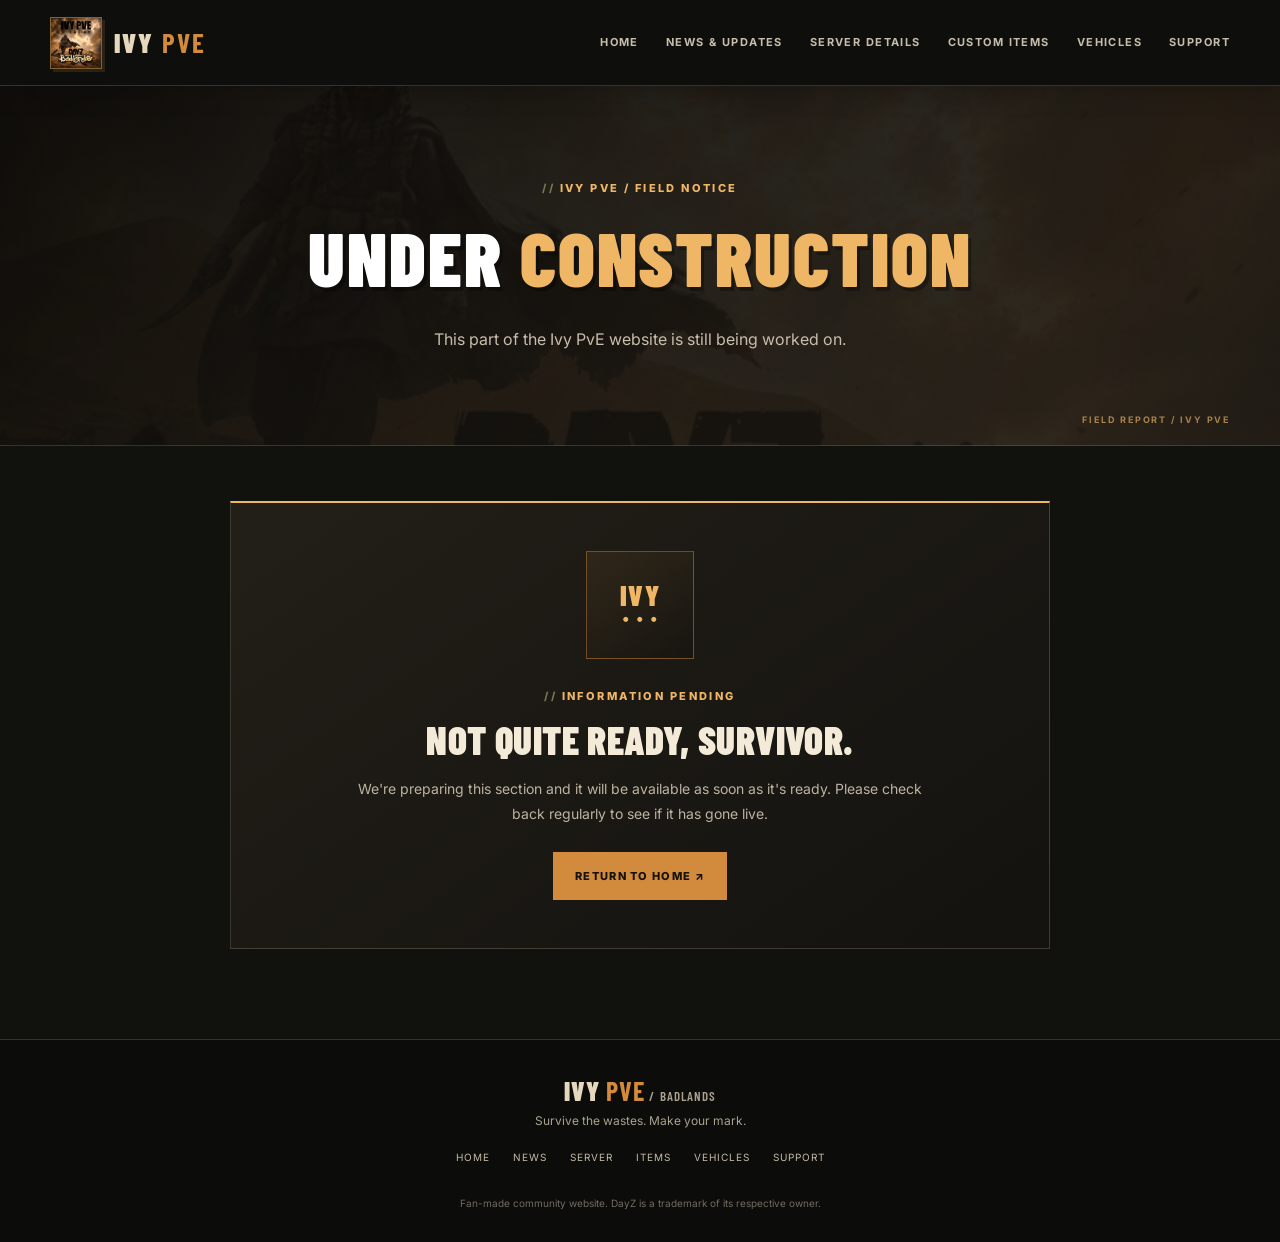
<file: under-construction.html>
<!doctype html>
<html lang="en">
<head>
  <meta charset="utf-8">
  <meta name="viewport" content="width=device-width, initial-scale=1">
  <meta name="description" content="This Ivy PvE page is currently under construction. Check back soon for updates.">
  <title>Coming Soon | Ivy PvE</title>
  <link rel="stylesheet" href="assets/style.css">
  <link rel="icon" type="image/png" href="assets/ivy-badlands.png">
</head>
<body>
<header class="site-header">
  <a class="brand" href="index.html"><img src="assets/ivy-badlands.png" alt="Ivy PvE Badlands"><span>IVY <b>PVE</b></span></a>
  <button class="menu-toggle" aria-label="Toggle navigation" aria-expanded="false">☰</button>
  <nav class="nav">
    <a href="index.html">Home</a><a href="news.html">News &amp; Updates</a><a href="server.html">Server Details</a><a href="under-construction.html">Custom Items</a><a href="under-construction.html">Vehicles</a><a href="support.html">Support</a>
  </nav>
</header>
<main class="construction-page">
  <section class="page-hero construction-hero">
    <p class="eyebrow">IVY PVE / FIELD NOTICE</p>
    <h1>UNDER <span>CONSTRUCTION</span></h1>
    <p>This part of the Ivy PvE website is still being worked on.</p>
  </section>
  <section class="section construction-section">
    <div class="construction-panel">
      <div class="construction-symbol" aria-hidden="true"><span>IVY</span><b>•••</b></div>
      <p class="eyebrow">INFORMATION PENDING</p>
      <h2>NOT QUITE READY, SURVIVOR.</h2>
      <p>We're preparing this section and it will be available as soon as it's ready. Please check back regularly to see if it has gone live.</p>
      <a class="button button-primary" href="index.html">RETURN TO HOME ↗</a>
    </div>
  </section>
</main>
<footer class="site-footer">
  <div class="footer-brand">IVY <b>PVE</b><span> / BADLANDS</span></div>
  <p>Survive the wastes. Make your mark.</p>
  <div class="footer-links"><a href="index.html">Home</a><a href="news.html">News</a><a href="server.html">Server</a><a href="items.html">Items</a><a href="vehicles.html">Vehicles</a><a href="support.html">Support</a></div>
  <small>Fan-made community website. DayZ is a trademark of its respective owner.</small>
</footer>
<script src="assets/site.js"></script>
</body>
</html>
</file>
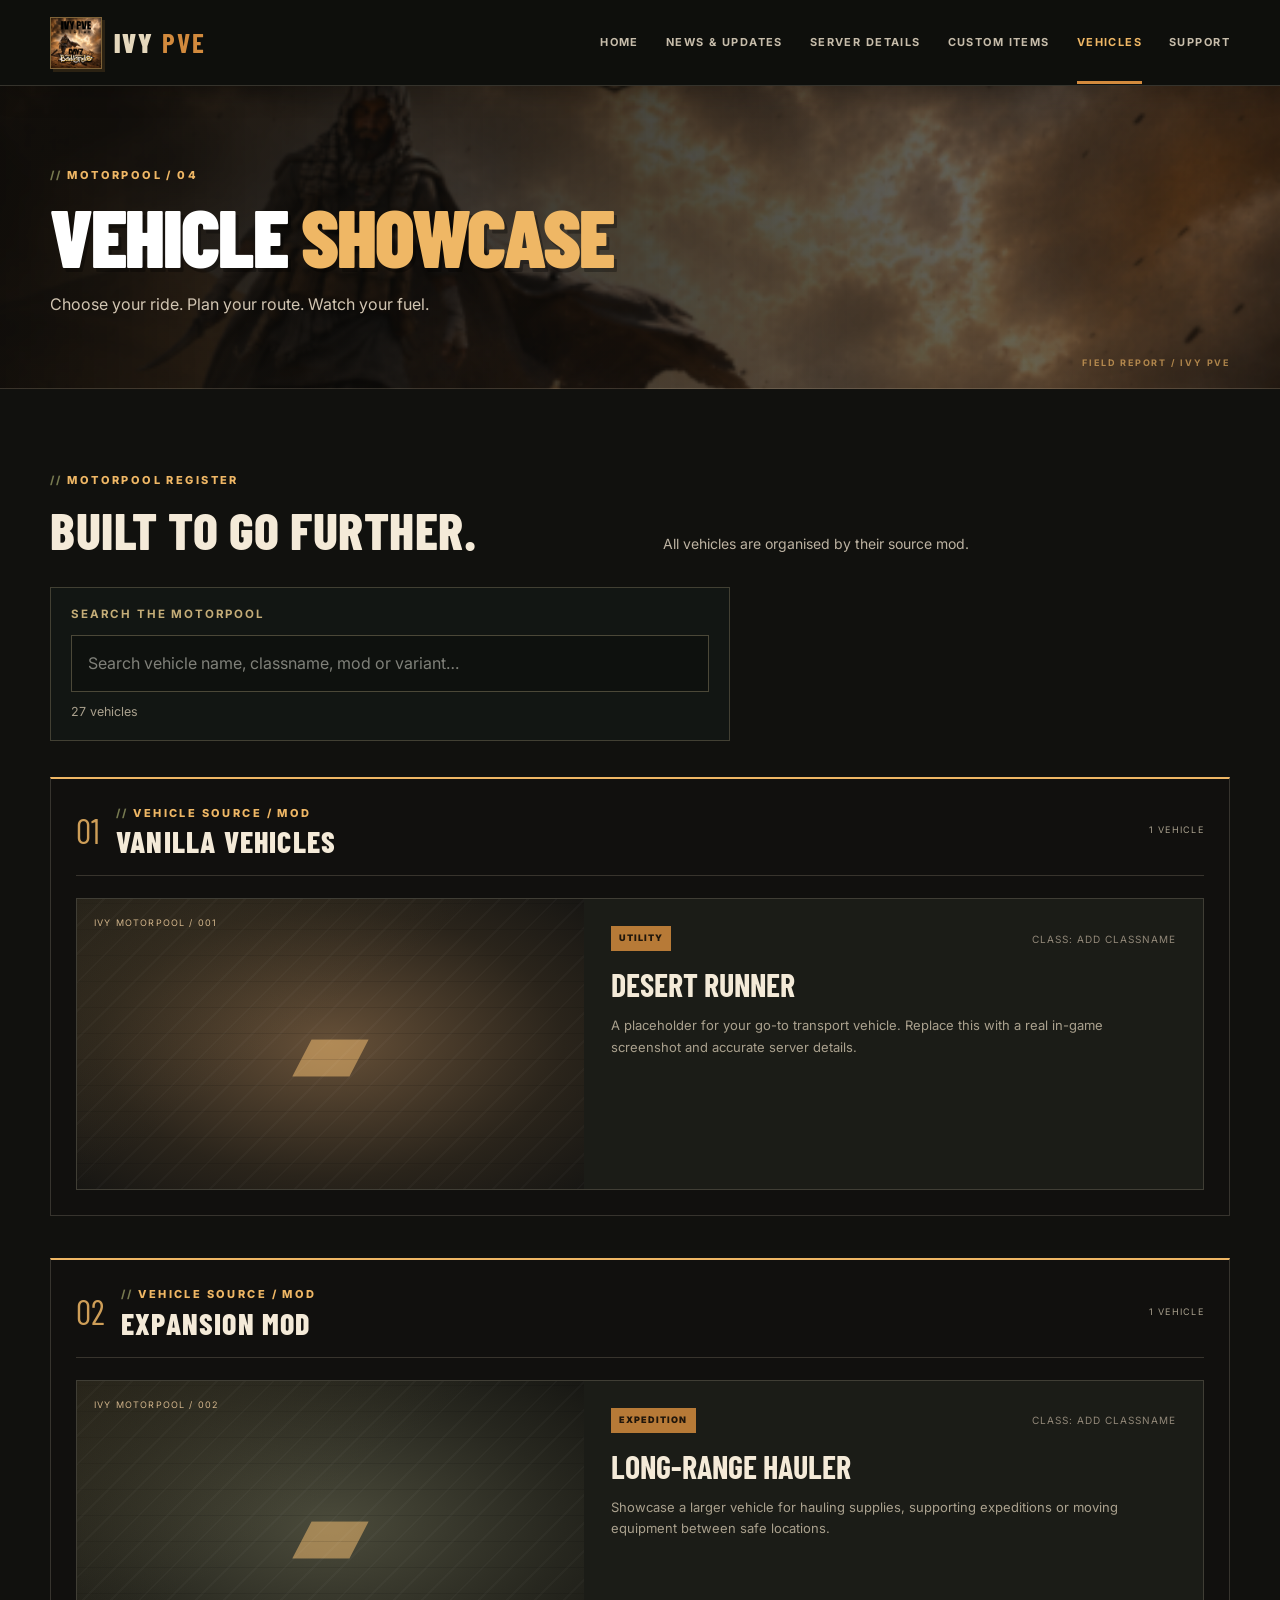
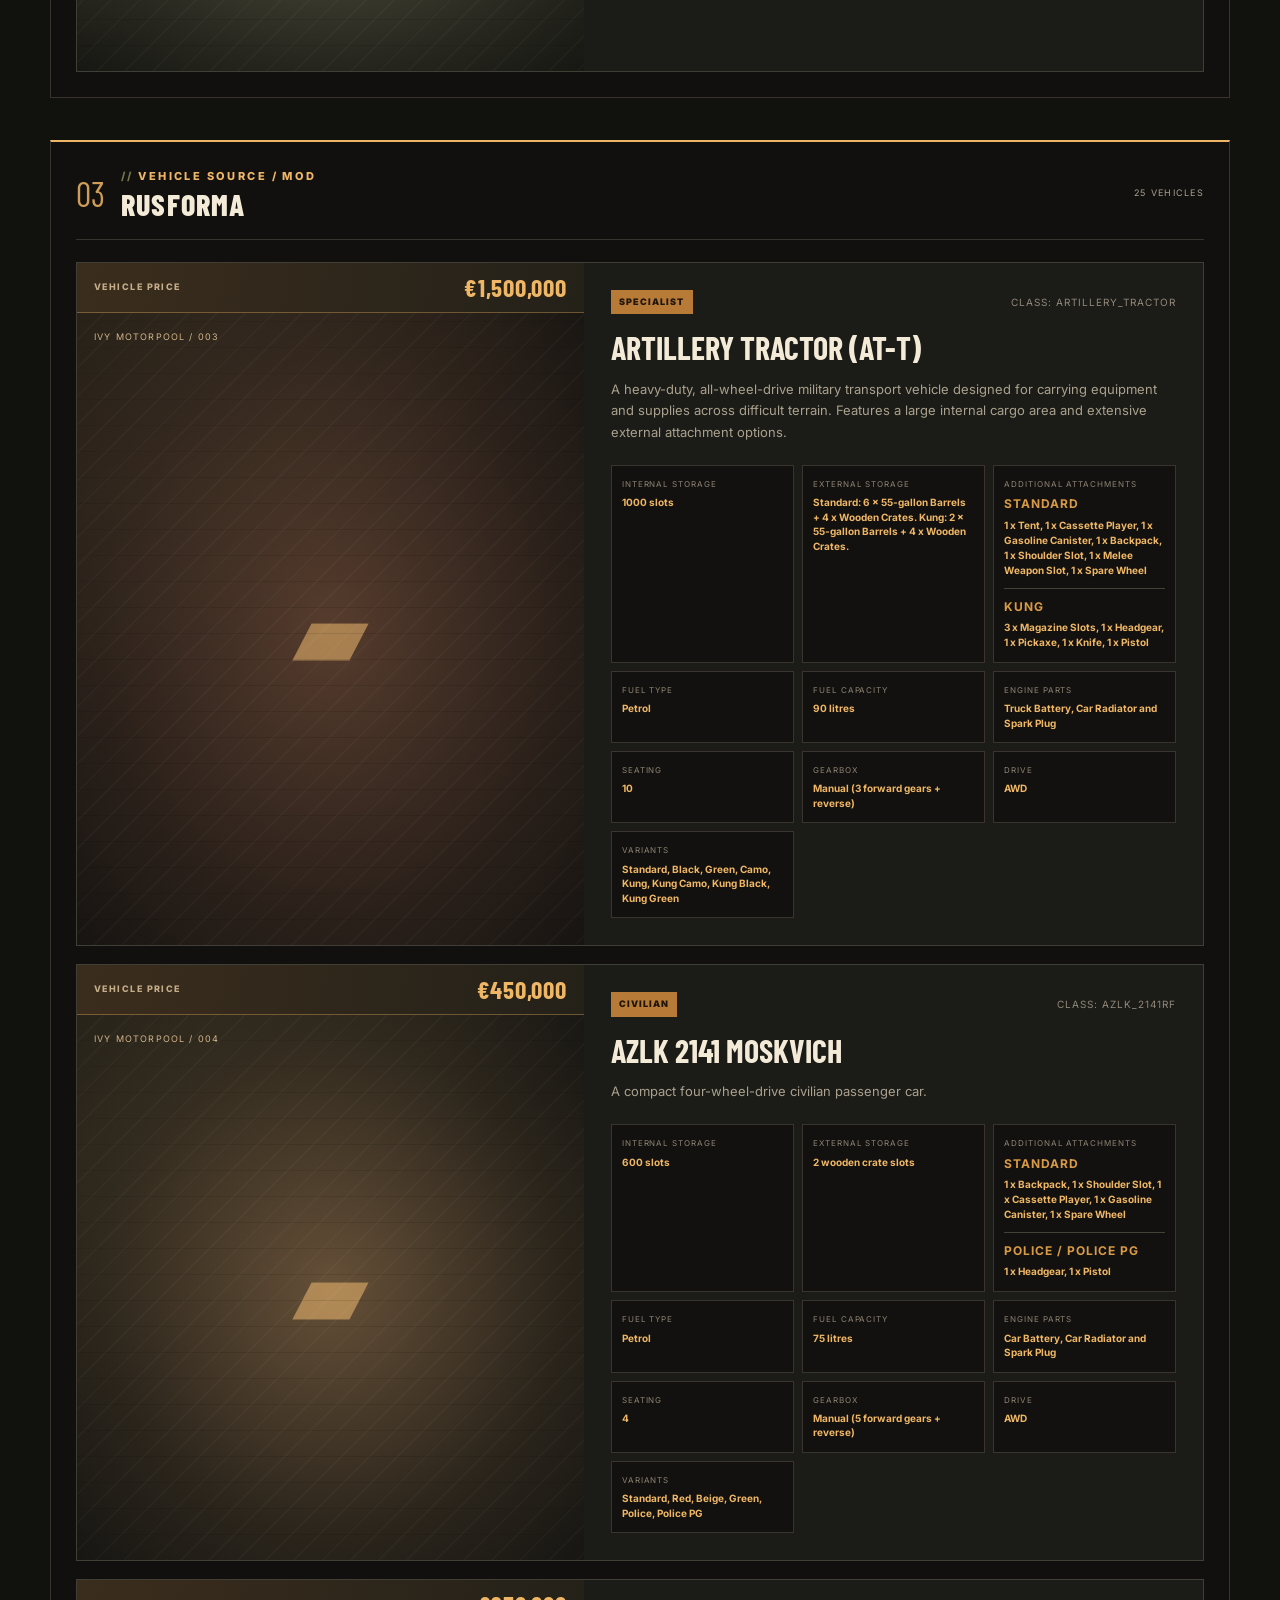
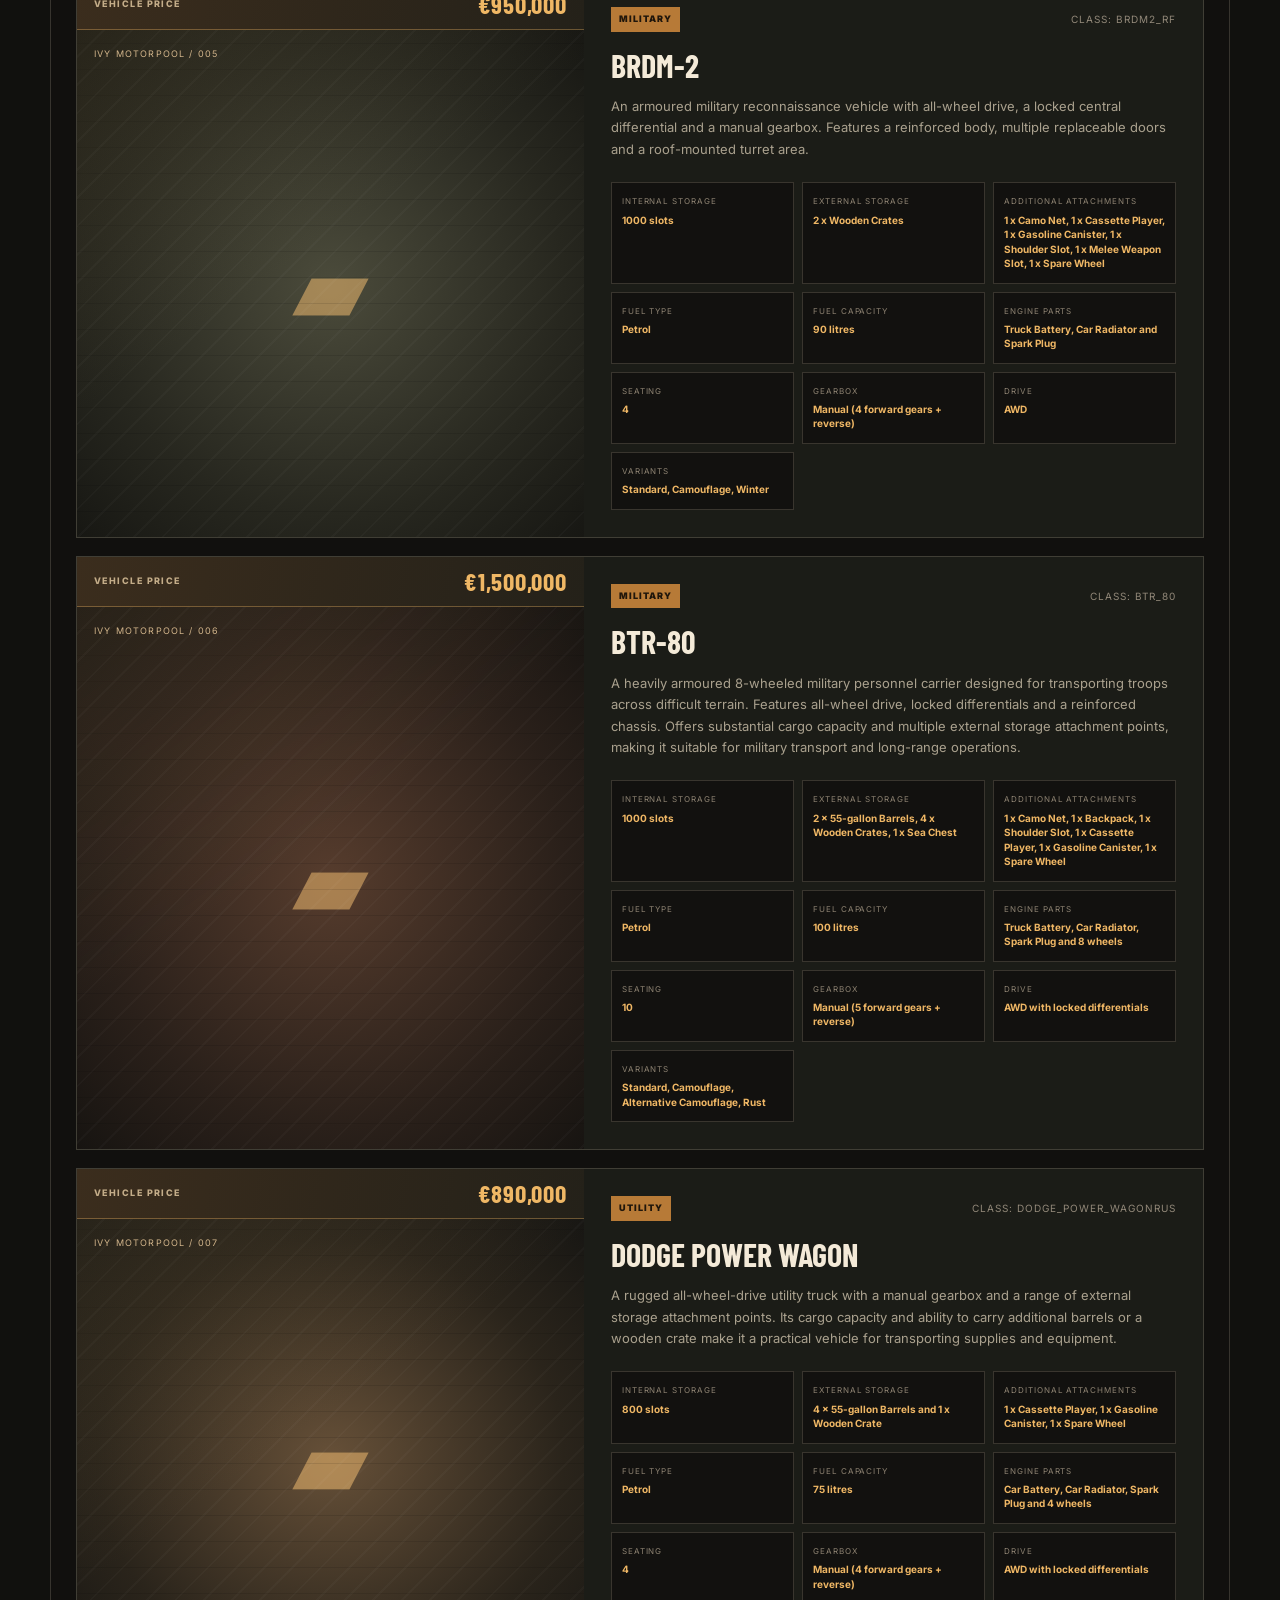
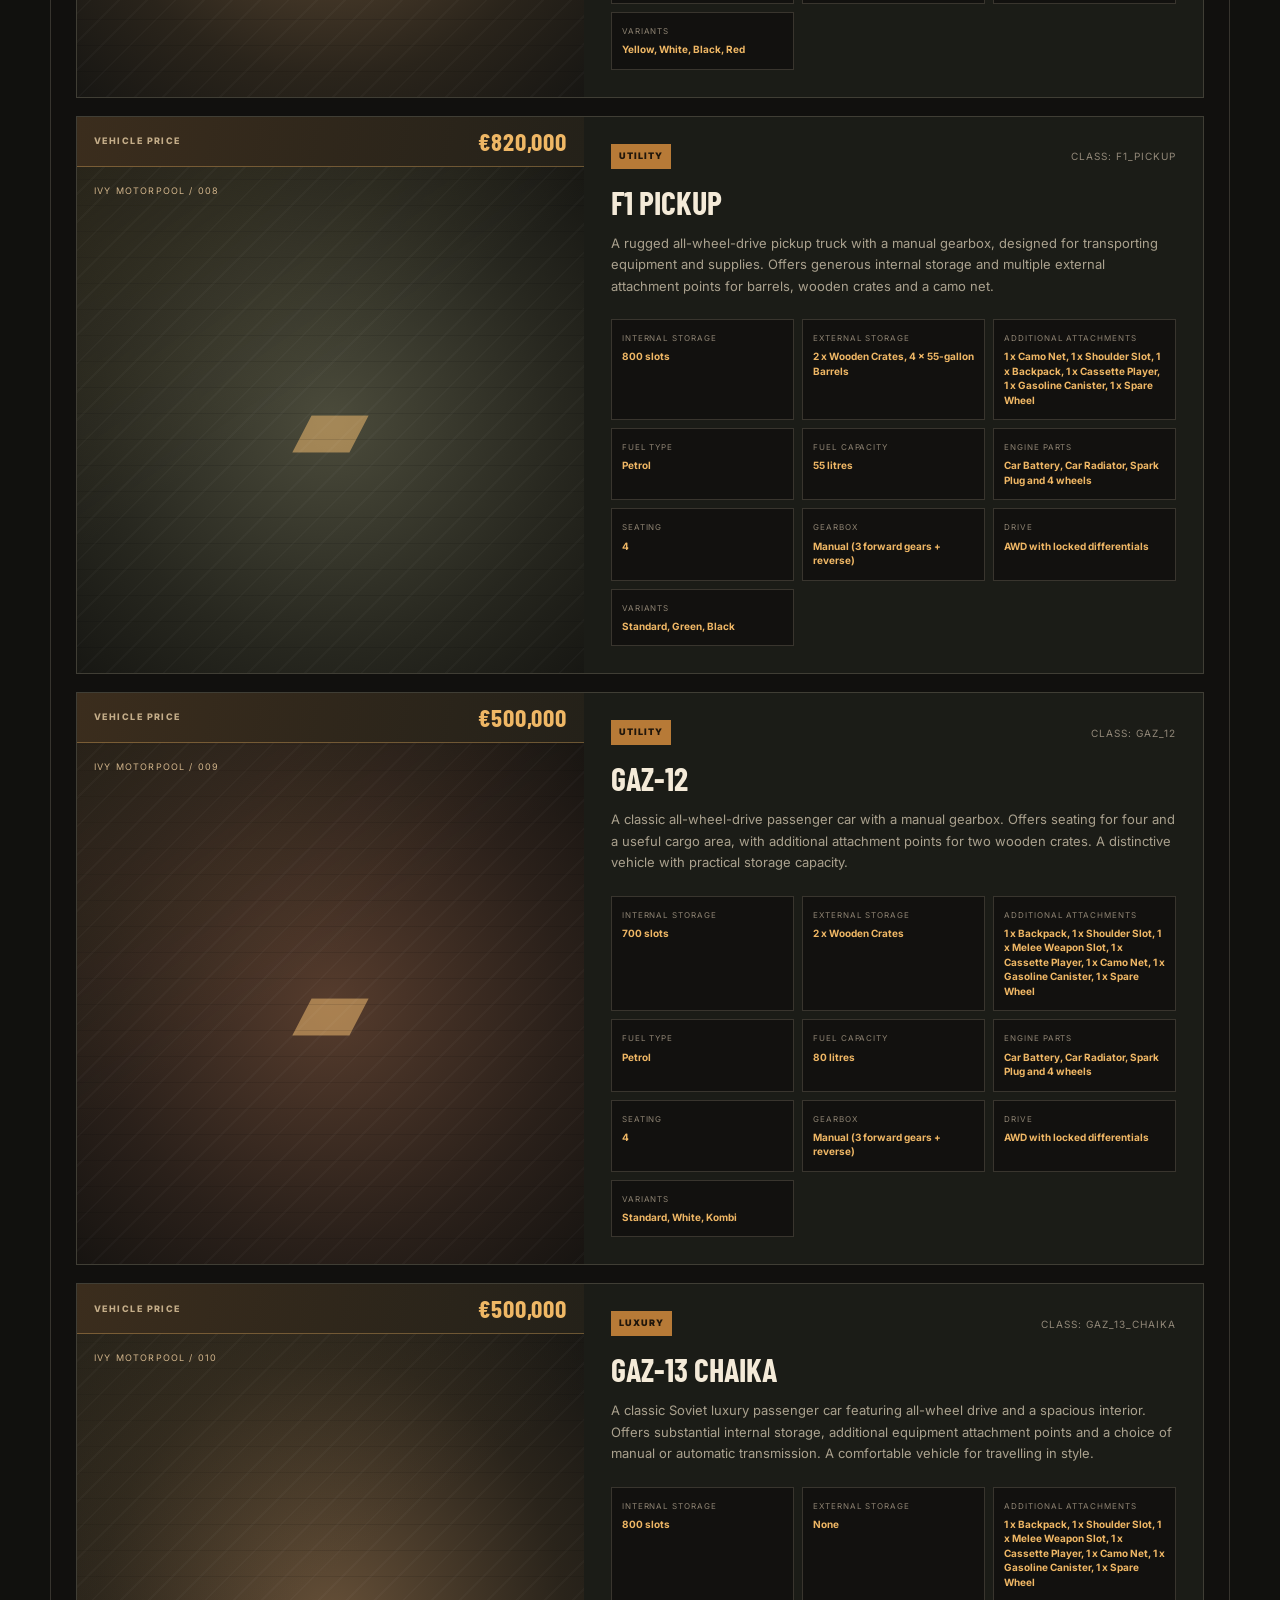
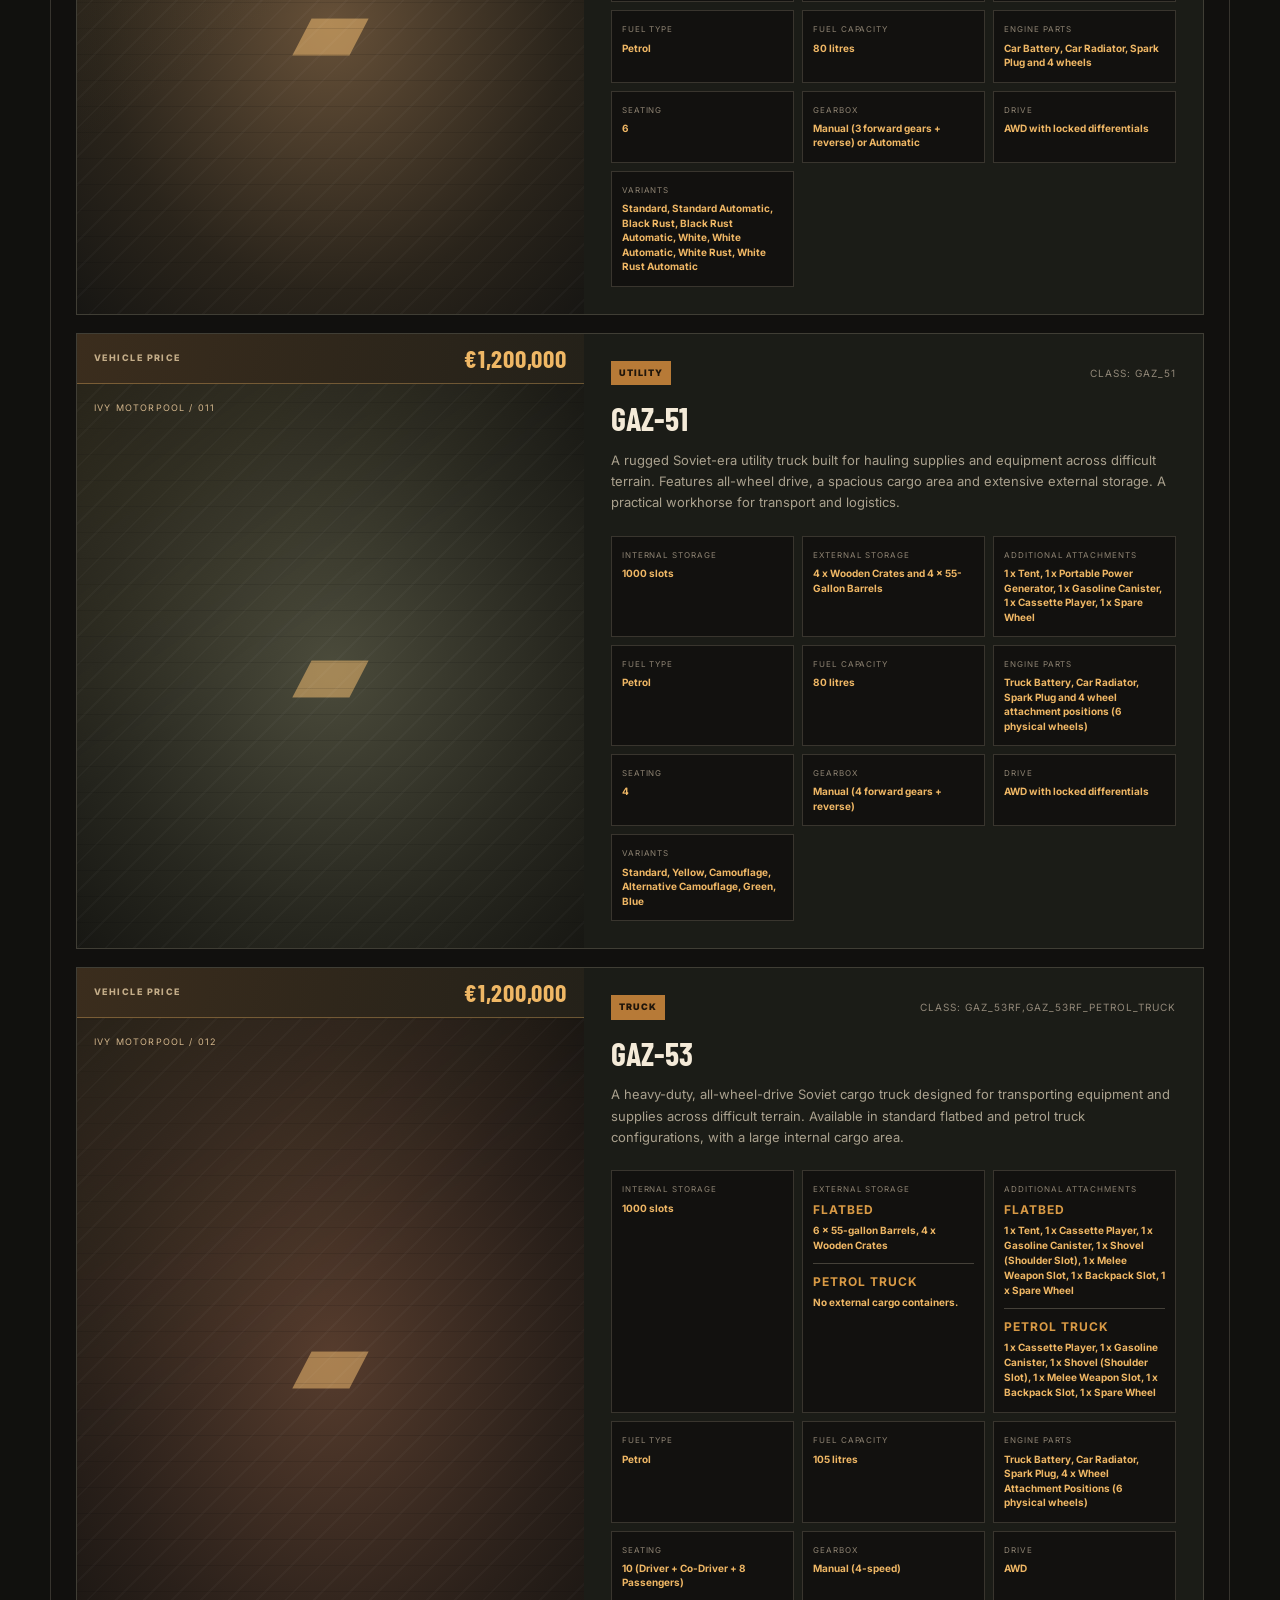
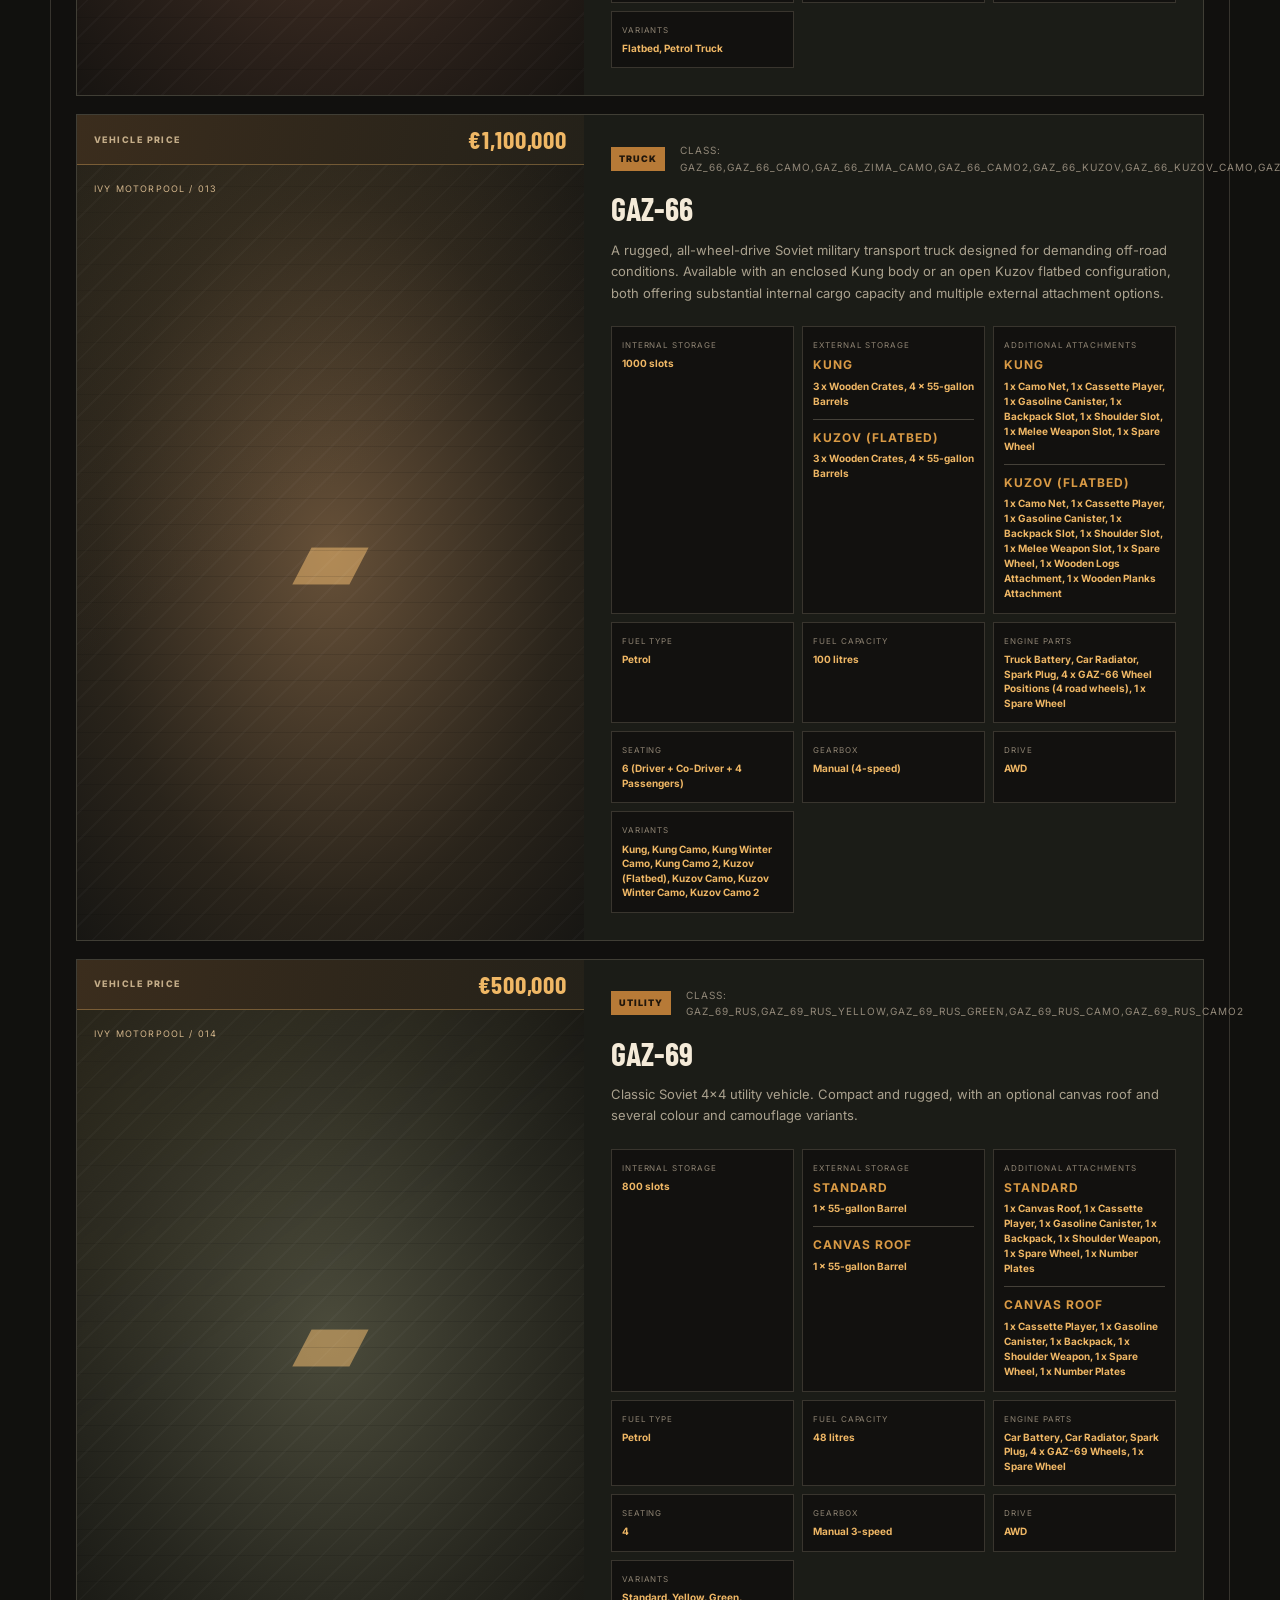
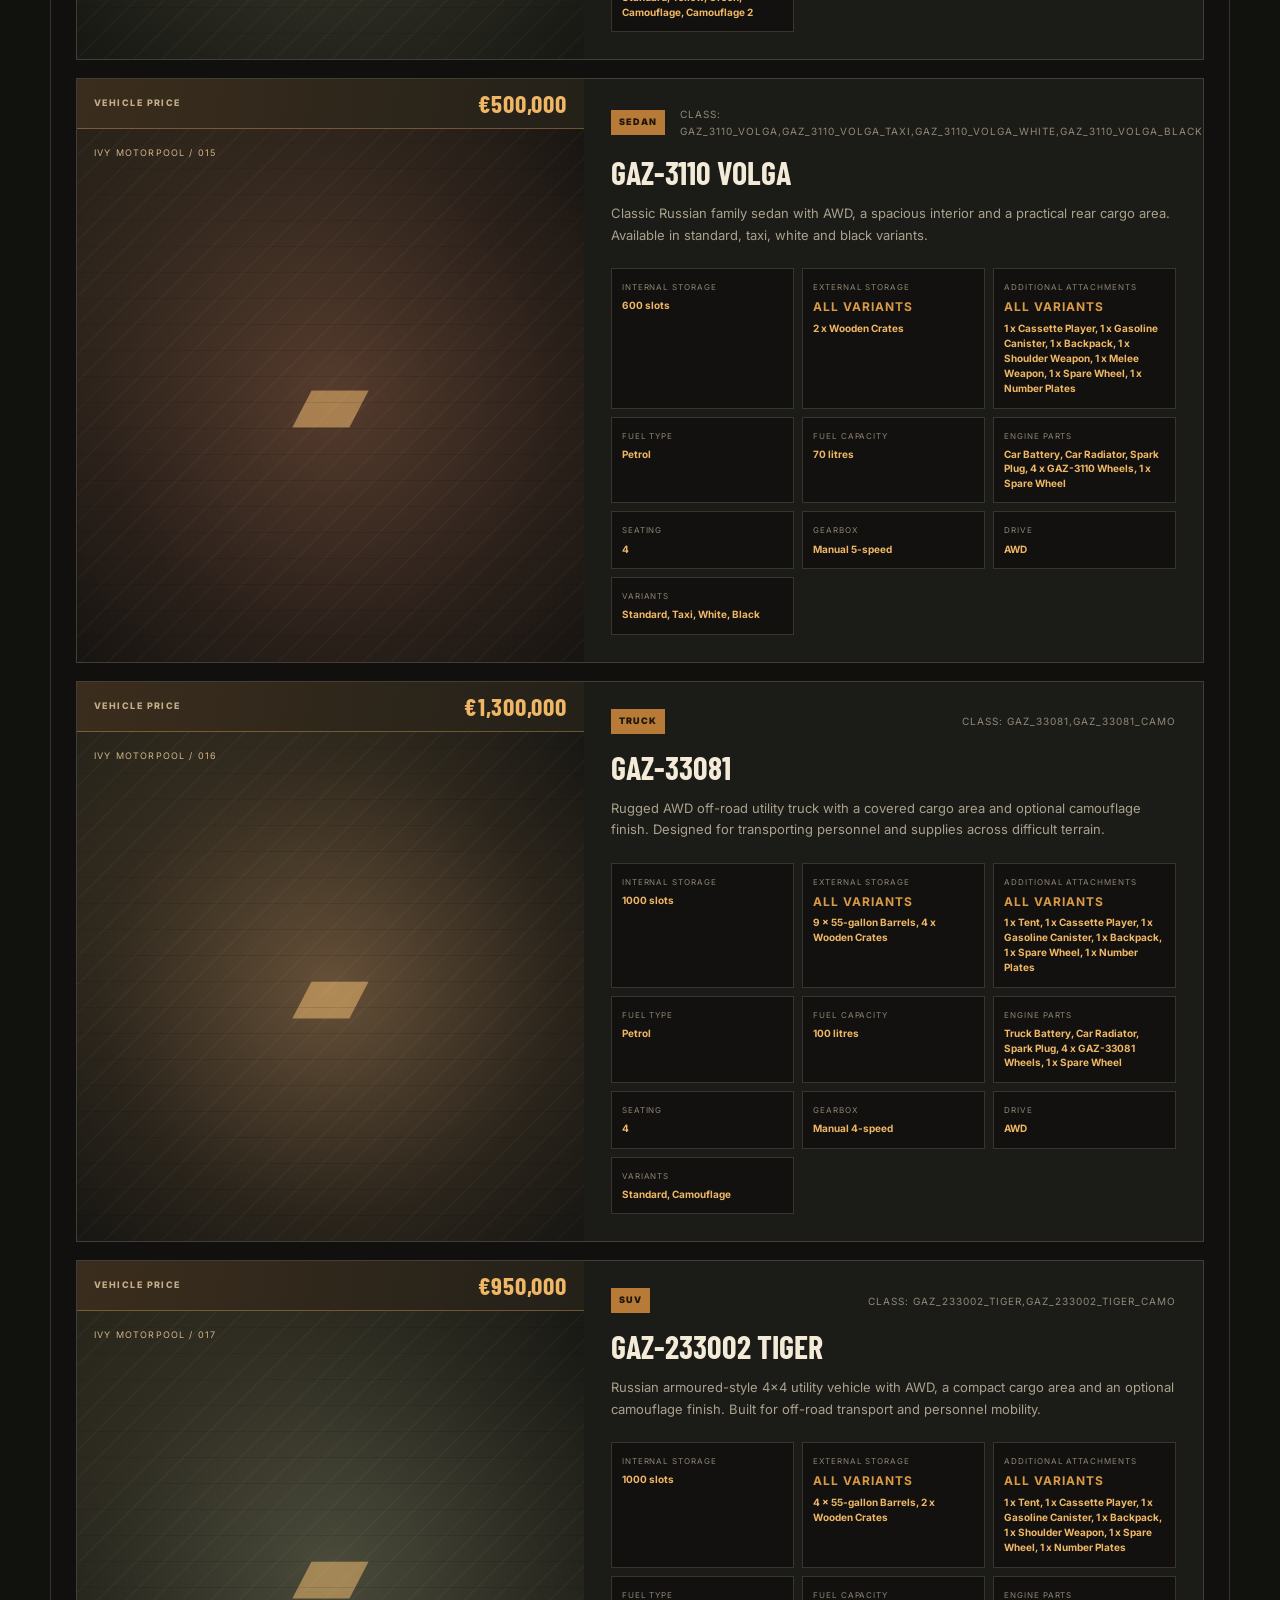
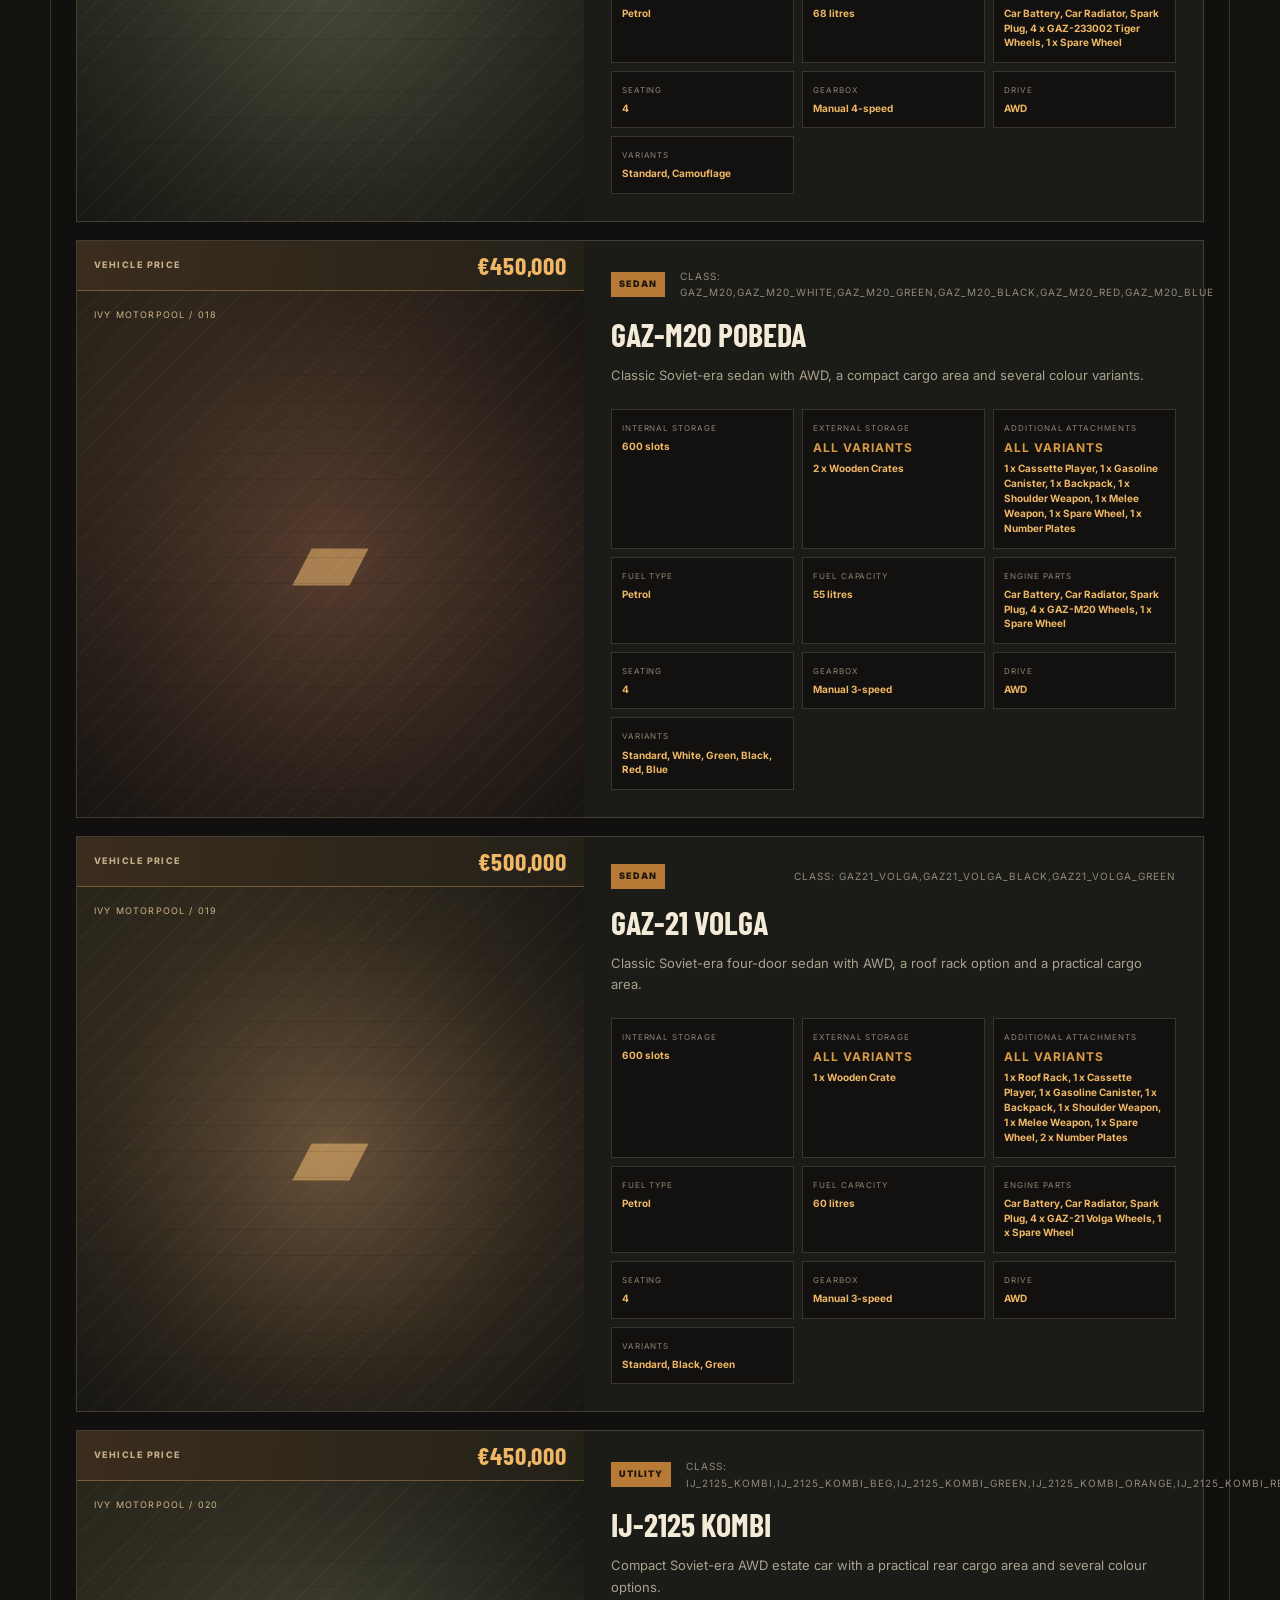
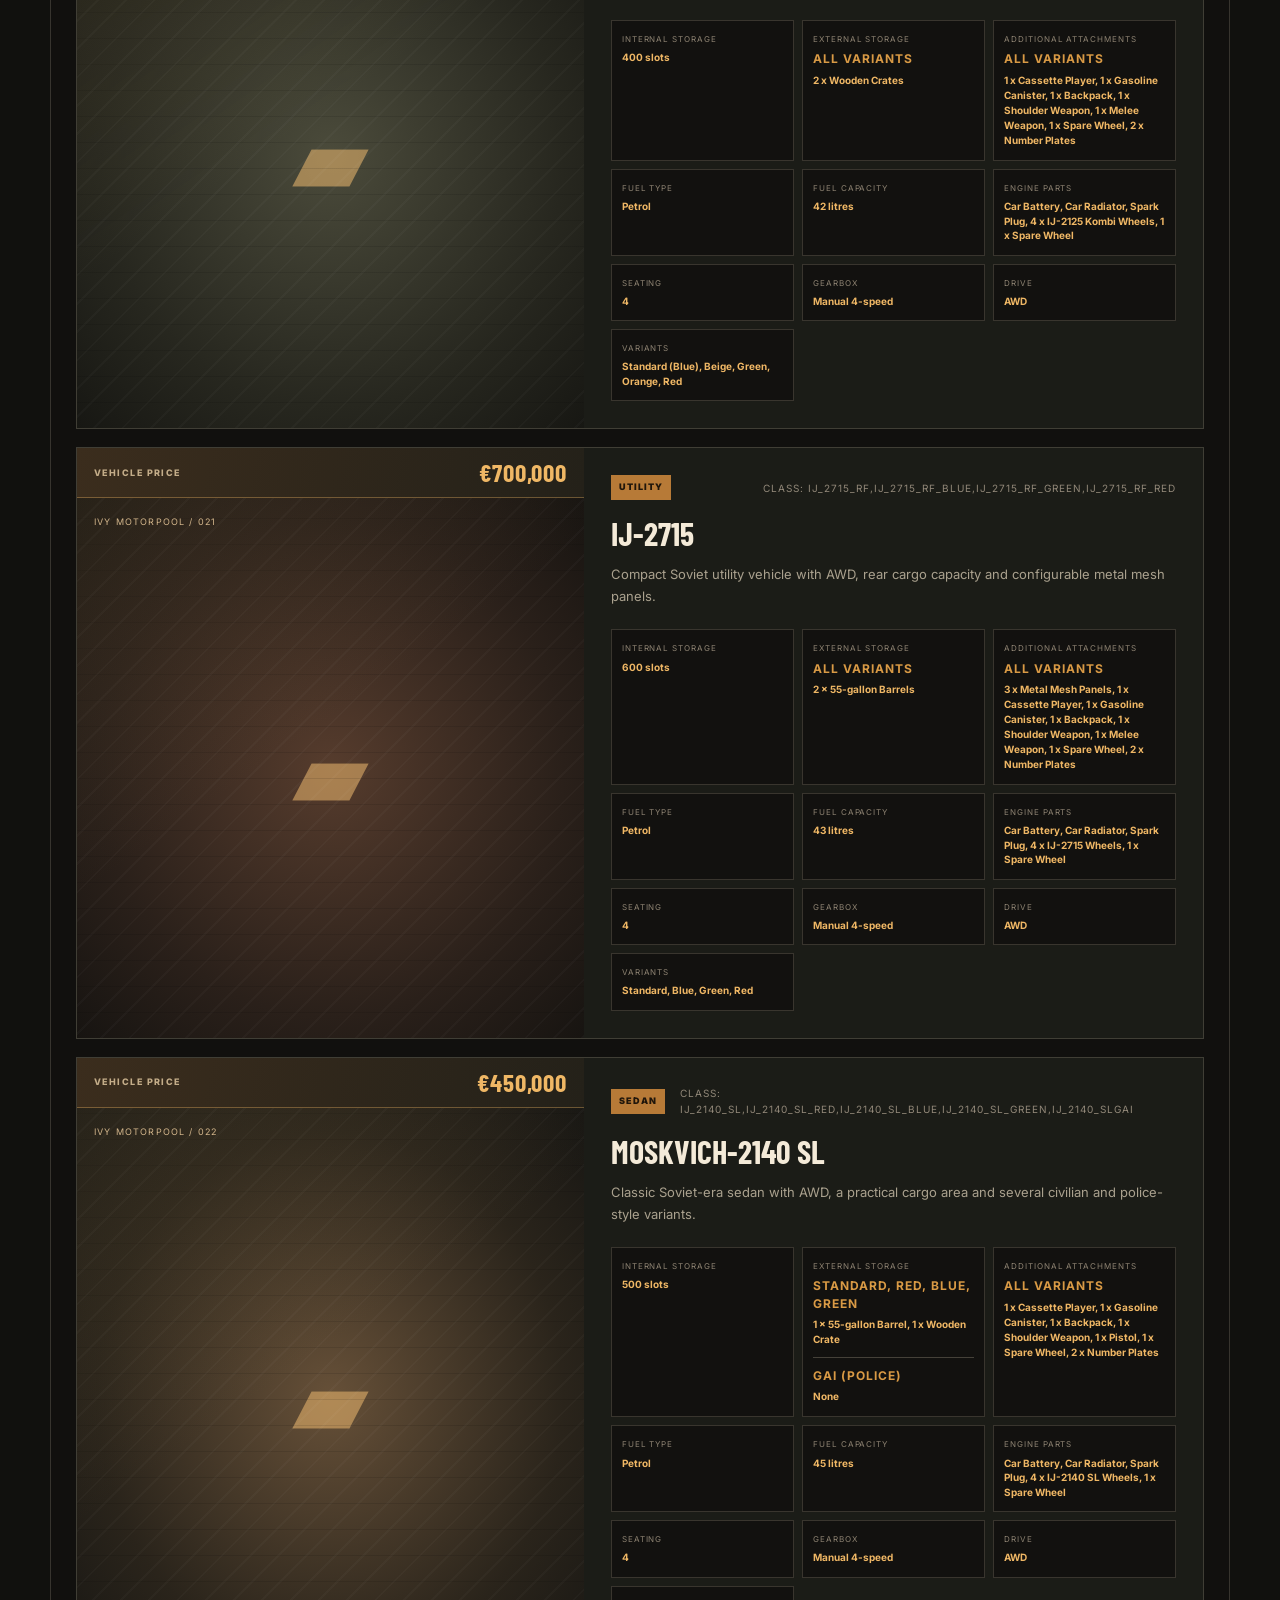
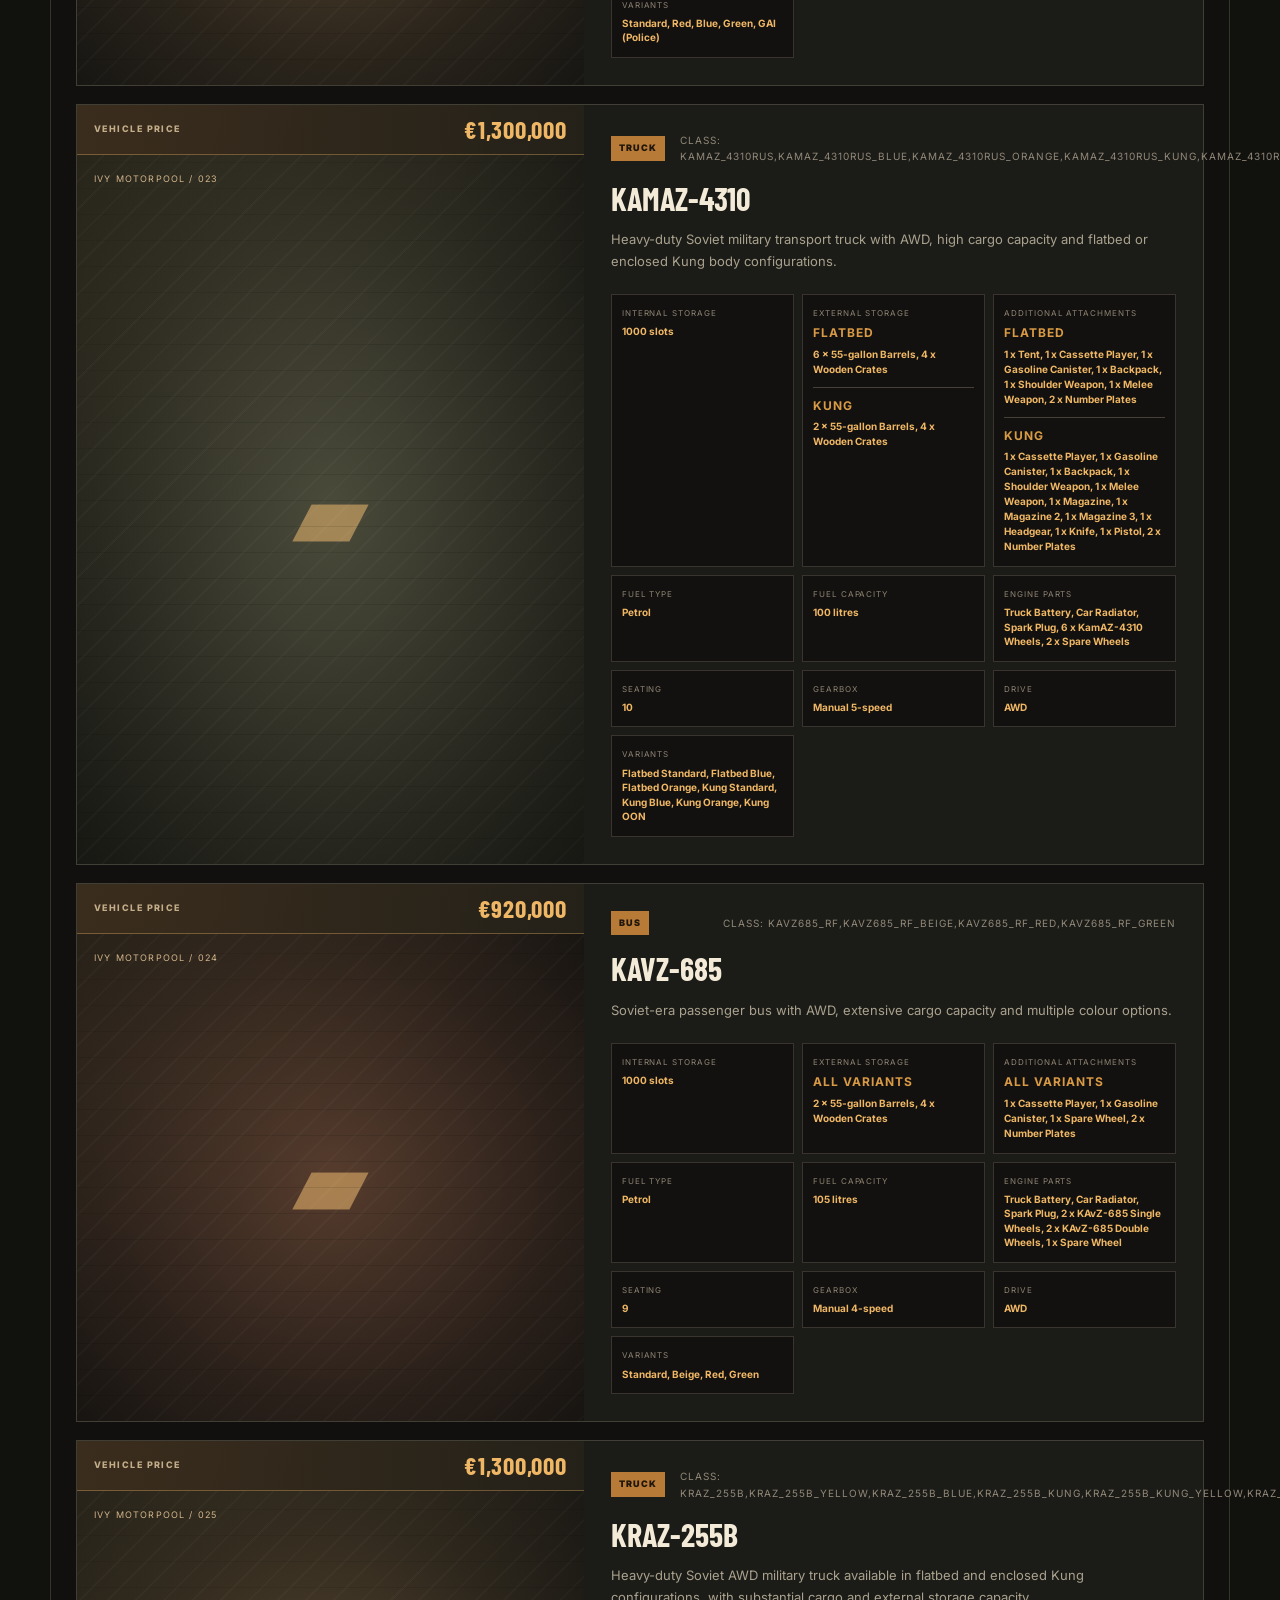
<file: vehicles.html>
<!doctype html>
<html lang="en"><head><meta charset="utf-8"><meta name="viewport" content="width=device-width, initial-scale=1"><meta name="description" content="Ivy PvE Badlands vehicle showcase."><title>Vehicle Showcase | Ivy PvE</title><link rel="stylesheet" href="assets/style.css"><style>
.vehicle-search{max-width:680px;margin:2rem 0 2.25rem;padding:1.1rem 1.25rem;border:1px solid rgba(190,174,135,.28);background:rgba(18,24,22,.72)}
.vehicle-search label{display:block;margin-bottom:.65rem;font-size:.72rem;letter-spacing:.16em;font-weight:700;color:var(--accent,#c4ad78)}
.vehicle-search-row{display:flex;gap:.65rem;align-items:stretch}
.vehicle-search input{flex:1;min-width:0;padding:.9rem 1rem;border:1px solid rgba(190,174,135,.35);border-radius:0;background:rgba(0,0,0,.25);color:inherit;font:inherit}
.vehicle-search input:focus{outline:2px solid var(--accent,#c4ad78);outline-offset:2px}
.vehicle-search input::placeholder{color:rgba(220,220,210,.55)}
.vehicle-search button{padding:.75rem 1rem;border:1px solid rgba(190,174,135,.45);background:transparent;color:inherit;font:inherit;font-size:.72rem;font-weight:700;letter-spacing:.1em;cursor:pointer}
.vehicle-search button:hover{background:rgba(190,174,135,.12)}
.vehicle-search button[hidden]{display:none}
.vehicle-search-count{margin:.6rem 0 0;color:var(--muted,#aaa);font-size:.78rem}
.vehicle-no-results{padding:1.5rem;border:1px dashed rgba(190,174,135,.3)}
@media(max-width:520px){.vehicle-search{padding:1rem}.vehicle-search-row{flex-wrap:wrap}.vehicle-search input{flex-basis:100%}.vehicle-search button{width:100%}}
</style>
<link rel="icon" type="image/png" href="assets/ivy-badlands.png">
</head>
<body><header class="site-header"><a class="brand" href="index.html"><img src="assets/ivy-badlands.png" alt="Ivy PvE Badlands"><span>IVY <b>PVE</b></span></a><button class="menu-toggle" aria-label="Toggle navigation" aria-expanded="false">☰</button><nav class="nav"><a href="index.html">Home</a><a href="news.html">News & Updates</a><a href="server.html">Server Details</a><a href="items.html">Custom Items</a><a class="active" href="vehicles.html">Vehicles</a><a href="support.html">Support</a></nav></header>
<main><section class="page-hero"><p class="eyebrow">MOTORPOOL / 04</p><h1>VEHICLE <span>SHOWCASE</span></h1><p>Choose your ride. Plan your route. Watch your fuel.</p></section><section class="section"><div class="catalog-intro"><div><p class="eyebrow">MOTORPOOL REGISTER</p><h2>BUILT TO GO FURTHER.</h2></div><p>All vehicles are organised by their source mod.</p></div>
<div class="vehicle-search" role="search">
  <label for="vehicle-search">SEARCH THE MOTORPOOL</label>
  <div class="vehicle-search-row">
    <input id="vehicle-search" type="search" placeholder="Search vehicle name, classname, mod or variant…" autocomplete="off">
    <button id="vehicle-search-clear" type="button" hidden aria-label="Clear vehicle search">CLEAR</button>
  </div>
  <p id="vehicle-search-count" class="vehicle-search-count" aria-live="polite">Loading vehicles…</p>
</div>
<div class="vehicle-groups" id="vehicles-list" data-json="data/vehicles.json"><p class="muted">Loading vehicle register…</p></div><div class="callout compact-callout"><div><p class="eyebrow">VEHICLE OWNERS</p><h2>CHECK BEFORE YOU ROLL OUT.</h2><p>Check out server's vehicle repair, storage, despawn and safe-driving rules here.</p></div><a class="button button-primary" href="server.html">Server Rules</a></div></section></main>
<footer class="site-footer"><div class="footer-brand">IVY <b>PVE</b><span> / BADLANDS</span></div><p>Survive the wastes. Make your mark.</p><div class="footer-links"><a href="index.html">Home</a><a href="news.html">News</a><a href="server.html">Server</a><a href="items.html">Items</a><a href="vehicles.html">Vehicles</a><a href="support.html">Support</a></div><small>Fan-made community website. DayZ is a trademark of its respective owner.</small></footer><script src="assets/site.js"></script></body></html>
</file>
<file: assets/style.css>
@import url('https://fonts.googleapis.com/css2?family=Barlow+Condensed:wght@500;600;700;800;900&family=Inter:wght@400;500;600;700&display=swap');
:root{--ink:#11110e;--panel:#1b1c17;--panel2:#24251d;--sand:#e5d8bd;--muted:#aaa18e;--orange:#d28a3d;--orange2:#efb765;--olive:#777a50;--line:rgba(229,216,189,.18);--max:1180px}
*{box-sizing:border-box}html{scroll-behavior:smooth}body{margin:0;background:var(--ink);color:var(--sand);font-family:Inter,Arial,sans-serif;line-height:1.65}a{color:inherit;text-decoration:none}button{font:inherit}.site-header{height:86px;padding:0 max(24px,calc((100vw - var(--max))/2));display:flex;align-items:center;justify-content:space-between;gap:28px;background:rgba(17,16,14,.96);border-bottom:1px solid var(--line);position:sticky;top:0;z-index:20}.brand{display:flex;align-items:center;gap:12px;min-width:max-content;font-family:'Barlow Condensed',sans-serif;font-weight:900;font-size:27px;letter-spacing:.02em}.brand img{width:52px;height:52px;object-fit:cover;border:1px solid var(--line)}.brand b,.footer-brand b{color:var(--orange)}.nav{display:flex;align-items:center;gap:clamp(12px,2.1vw,28px);font-size:12px;text-transform:uppercase;letter-spacing:.1em;font-weight:700}.nav a{color:#c7bdab;padding:32px 0 29px;border-bottom:3px solid transparent;transition:.2s}.nav a:hover,.nav a.active{color:var(--orange2);border-color:var(--orange)}.menu-toggle{display:none;background:none;border:1px solid var(--line);color:var(--sand);padding:8px 12px;font-size:22px}.hero{min-height:600px;position:relative;display:flex;align-items:center;overflow:hidden;background:#6e4c2d url('Ivy_Badlands_BG.png') center 43%/cover no-repeat}.hero:before{content:"";position:absolute;inset:0;background:linear-gradient(90deg,rgba(13,12,10,.92) 0%,rgba(13,12,10,.72) 42%,rgba(13,12,10,.12) 100%),linear-gradient(0deg,rgba(13,12,10,.65),transparent 45%)}.hero-shade{position:absolute;inset:0;background:linear-gradient(0deg,rgba(13,12,10,.25),transparent)}.hero-content{position:relative;z-index:1;width:min(var(--max),calc(100% - 48px));margin:auto;padding:85px 0}.eyebrow{font-size:11px;letter-spacing:.22em;text-transform:uppercase;color:var(--orange2);font-weight:800;margin:0 0 15px}.hero h1,.page-hero h1{font:900 clamp(56px,8vw,104px)/.88 'Barlow Condensed',Impact,sans-serif;letter-spacing:-.025em;margin:0;text-transform:uppercase;color:#fff}.hero h1 span{color:var(--orange2)}.hero-copy{font-size:17px;max-width:460px;color:#e4d7c1;margin:25px 0 30px}.hero-actions{display:flex;flex-wrap:wrap;gap:12px}.button{display:inline-flex;justify-content:center;align-items:center;padding:13px 21px;min-height:48px;font-size:11px;font-weight:800;letter-spacing:.12em;text-transform:uppercase;border:1px solid var(--orange);transition:transform .2s,background .2s}.button:hover{transform:translateY(-2px)}.button-primary{background:var(--orange);color:#15110b}.button-primary:hover{background:var(--orange2)}.button-ghost{background:rgba(12,11,9,.35);color:#fff;border-color:rgba(255,255,255,.45)}.hero-stamp{position:absolute;right:max(24px,calc((100vw - var(--max))/2));bottom:50px;border:1px solid rgba(255,255,255,.55);padding:14px 18px;font:800 19px/1.2 'Barlow Condensed',sans-serif;letter-spacing:.08em;transform:rotate(-5deg);text-align:center;color:#fff}.hero-stamp small{font:700 9px Inter,sans-serif;letter-spacing:.15em}.ticker{background:var(--orange);color:#21160a;padding:12px 24px;display:flex;justify-content:center;gap:25px;align-items:center;font-size:11px;text-transform:uppercase;letter-spacing:.1em;font-weight:700;flex-wrap:wrap}.ticker span{font-weight:900}.ticker i{font-style:normal}.section{width:min(var(--max),calc(100% - 48px));margin:0 auto;padding:82px 0}.intro-grid{display:grid;grid-template-columns:1fr 1fr;gap:70px;border-bottom:1px solid var(--line)}h2{font:800 clamp(34px,4.5vw,52px)/.98 'Barlow Condensed',Impact,sans-serif;letter-spacing:.01em;margin:0 0 20px;color:#f4ead8}h3{font:700 25px/1.1 'Barlow Condensed',sans-serif;text-transform:uppercase;margin:10px 0 12px;color:#f4ead8}.intro-grid p:not(.eyebrow),.catalog-intro>p{color:#bdb3a2;font-size:14px}.lead{font-size:19px!important;color:#f0e5d2!important;line-height:1.55}.muted{font-size:12px!important;color:#8f8779!important}.cards-section{padding-top:75px}.section-heading{display:flex;align-items:end;justify-content:space-between;margin-bottom:30px}.section-heading h2{margin:0}.section-mark{font:700 12px 'Barlow Condensed',sans-serif;letter-spacing:.16em;color:#756b5b}.card-grid{display:grid;grid-template-columns:repeat(4,1fr);gap:14px}.feature-card{display:flex;flex-direction:column;min-height:275px;padding:23px;background:linear-gradient(145deg,#211f1a,#171613);border:1px solid var(--line);transition:.2s}.feature-card:hover{border-color:var(--orange);transform:translateY(-4px)}.card-number{font-size:10px;letter-spacing:.14em;color:var(--orange2);font-weight:800}.card-icon{font-size:32px;color:var(--orange);margin:20px 0 4px}.feature-card p{font-size:13px;color:var(--muted);margin:0 0 25px}.card-link{font-size:10px;font-weight:800;letter-spacing:.12em;color:var(--orange2);margin-top:auto}.callout{width:min(var(--max),calc(100% - 48px));margin:0 auto 80px;padding:35px 40px;background:linear-gradient(100deg,#33271a,#1b1915);border:1px solid rgba(216,138,56,.35);display:flex;justify-content:space-between;align-items:center;gap:30px}.callout h2{font-size:35px;margin-bottom:10px}.callout p:not(.eyebrow){color:#bdb3a2;margin:0}.site-footer{border-top:1px solid var(--line);padding:35px 24px 28px;text-align:center;background:#0d0c0b}.footer-brand{font:900 26px 'Barlow Condensed',sans-serif;letter-spacing:.04em}.footer-brand span{font-size:13px;color:var(--muted);font-weight:600}.site-footer p{font-size:12px;color:var(--muted);margin:5px 0 18px}.footer-links{display:flex;justify-content:center;gap:23px;flex-wrap:wrap;margin-bottom:22px}.footer-links a{font-size:10px;text-transform:uppercase;letter-spacing:.1em;color:#c5b9a5}.footer-links a:hover{color:var(--orange2)}.site-footer small{color:#726b60;font-size:10px}.page-hero{padding:80px max(24px,calc((100vw - var(--max))/2)) 70px;min-height:270px;background:linear-gradient(90deg,rgba(12,11,9,.95),rgba(12,11,9,.55)),url('ivy-badlands.png') center 43%/cover;border-bottom:1px solid var(--line)}.page-hero h1{font-size:clamp(50px,7vw,82px)}.page-hero h1 span{color:var(--orange2)}.page-hero>p:last-child{color:#d1c5b2;margin:20px 0 0}.content-layout{display:grid;grid-template-columns:minmax(0,2fr) minmax(220px,.8fr);gap:45px}.news-entry{padding:0 0 30px;margin-bottom:34px;border-bottom:1px solid var(--line)}.entry-meta{display:flex;justify-content:space-between;align-items:center;gap:15px;color:#928879;font-size:10px;letter-spacing:.1em;text-transform:uppercase}.tag{display:inline-block;background:var(--orange);color:#20160b;padding:5px 8px;font-size:9px;letter-spacing:.12em;font-weight:900}.tag-outline{border:1px solid var(--orange);color:var(--orange2);background:transparent}.news-entry h2{font-size:36px;margin:18px 0 12px}.news-entry p{font-size:14px;color:#bdb3a2}.entry-foot{display:flex;justify-content:space-between;color:#81796c;font-size:10px;letter-spacing:.1em;margin-top:25px}.sidebar{background:var(--panel);border:1px solid var(--line);padding:23px;height:max-content}.sidebar>a{display:block;padding:13px 0;border-bottom:1px solid var(--line);font-size:12px;color:#e2d4bd}.sidebar>a:hover{color:var(--orange2)}.side-note{background:#292116;border-left:3px solid var(--orange);padding:14px;margin-top:25px}.side-note strong{font-size:10px;letter-spacing:.12em;color:var(--orange2)}.side-note p{font-size:12px;color:#bdb3a2;margin-bottom:0}.info-banner{display:flex;align-items:center;justify-content:space-between;gap:30px;padding:28px;background:linear-gradient(120deg,#32271b,#1a1814);border:1px solid rgba(216,138,56,.3);margin-bottom:25px}.info-banner h2{margin-bottom:8px}.info-banner p:not(.eyebrow){color:#bdb3a2;margin:0}.status-placeholder{font-size:10px;letter-spacing:.1em;color:#cfc3ae;white-space:nowrap}.status-dot{display:inline-block;width:8px;height:8px;border-radius:50%;background:#d88a38;margin-right:8px}.details-grid{display:grid;grid-template-columns:1fr 1fr;gap:18px}.detail-panel{padding:27px;background:var(--panel);border:1px solid var(--line)}.panel-index{font-size:10px;color:var(--orange2);letter-spacing:.15em;font-weight:800}.detail-panel h3{font-size:29px;margin:12px 0 20px}.detail-panel dl{display:grid;grid-template-columns:1fr 1fr;gap:0;margin:0 0 20px}.detail-panel dt,.detail-panel dd{margin:0;padding:10px 0;border-bottom:1px solid var(--line);font-size:12px}.detail-panel dt{color:#948a79}.detail-panel dd{color:#e6d9c3;text-align:right;font-weight:600;overflow-wrap:anywhere}.text-link{color:var(--orange2)}.rule-list{list-style:none;padding:0;margin:0}.rule-list li{display:flex;gap:15px;padding:14px 0;border-bottom:1px solid var(--line);font-size:12px;color:#a99f8e}.rule-list li>b{color:var(--orange2);font-size:11px}.rule-list strong{color:#eadcc6;font-size:13px}.top-gap{margin-top:65px}.rules-grid {display: flex;flex-direction: column;gap: 20px;}.rules-grid>div{padding:22px;background:var(--panel);border:1px solid var(--line)}.rules-grid>div>b{font:800 24px 'Barlow Condensed',sans-serif;color:var(--orange)}.rules-grid h3{font-size:20px}.rules-grid p{font-size:12px;color:var(--muted);margin-bottom:0}.catalog-intro{display:grid;grid-template-columns:1fr 1fr;gap:45px;align-items:end;margin-bottom:30px}.catalog-intro h2{margin-bottom:0}.catalog-intro>p{margin:0}.filter-row{display:flex;gap:8px;flex-wrap:wrap;margin-bottom:25px}.filter-button{padding:10px 14px;border:1px solid var(--line);background:transparent;color:#bdb3a2;font-size:10px;font-weight:800;text-transform:uppercase;letter-spacing:.08em;cursor:pointer}.filter-button:hover,.filter-button.active{background:var(--orange);border-color:var(--orange);color:#20160b}.catalog-grid{display:grid;grid-template-columns:repeat(3,1fr);gap:17px}.catalog-card{background:var(--panel);border:1px solid var(--line);min-width:0}.catalog-card[hidden]{display:none}.catalog-art{height:180px;display:flex;align-items:center;justify-content:center;flex-direction:column;gap:8px;font-size:55px;color:#e3b16d;background:radial-gradient(ellipse at center,#57412a,#252019 68%,#191714);border-bottom:1px solid var(--line)}.catalog-art small{font:800 9px Inter,sans-serif;letter-spacing:.18em;color:#a68a62}.art-cloth{background:radial-gradient(ellipse at center,#465044,#20251f 70%,#171a16);color:#a9b29b}.art-tools{background:radial-gradient(ellipse at center,#49443a,#24221d 70%,#171613)}.art-weapons{background:radial-gradient(ellipse at center,#4a3225,#24201b 70%,#171613)}.catalog-copy{padding:20px}.catalog-copy h3{font-size:24px}.catalog-copy p{font-size:12px;color:var(--muted);min-height:60px}.catalog-id{font-size:9px;letter-spacing:.08em;color:#7e7669;overflow-wrap:anywhere}.vehicle-grid{display:grid;grid-template-columns:1fr;gap:20px}.vehicle-card{display:grid;grid-template-columns:.9fr 1.1fr;background:var(--panel);border:1px solid var(--line)}.vehicle-image{min-height:290px;position:relative;display:flex;align-items:center;justify-content:center;background:radial-gradient(ellipse at center,#665038,#2a241b 65%,#171613);overflow:hidden}.vehicle-image:after{content:"";position:absolute;inset:0;background:repeating-linear-gradient(135deg,transparent 0 18px,rgba(255,255,255,.025) 18px 20px)}.vehicle-image>span{position:absolute;left:17px;top:17px;font-size:9px;letter-spacing:.13em;color:#d2b58b;z-index:1}.vehicle-symbol{font-size:100px;color:rgba(239,186,111,.55);font-family:'Barlow Condensed',sans-serif}.vehicle-two{background:radial-gradient(ellipse at center,#4b4b3b,#27271f 65%,#171713)}.vehicle-three{background:radial-gradient(ellipse at center,#563c2d,#2a201a 65%,#171411)}.vehicle-copy{padding:27px}.vehicle-copy h3{font-size:32px;margin:16px 0 10px}.vehicle-copy>p{font-size:13px;color:var(--muted)}.spec-grid{display:grid;grid-template-columns:repeat(3,1fr);gap:8px;margin-top:25px}.spec-grid>div{padding:12px 10px;background:#12110f;border:1px solid var(--line)}.spec-grid small,.spec-grid b{display:block}.spec-grid small{font-size:8px;letter-spacing:.12em;color:#8e8372}.spec-grid b{font-size:10px;color:var(--orange2);margin-top:4px}.compact-callout{margin-top:45px;margin-bottom:0}
@media(max-width:900px){.site-header{height:76px}.menu-toggle{display:block}.nav{display:none;position:absolute;left:0;right:0;top:76px;background:#12110f;padding:10px 24px 20px;border-bottom:1px solid var(--line);flex-direction:column;align-items:stretch;gap:0}.nav.nav-open{display:flex}.nav a{padding:13px 0;border-bottom:1px solid var(--line)}.hero{min-height:550px}.hero-stamp{display:none}.card-grid{grid-template-columns:repeat(2,1fr)}.rules-grid{grid-template-columns:repeat(2,1fr)}.catalog-grid{grid-template-columns:repeat(2,1fr)}.content-layout{gap:22px}.info-banner{align-items:flex-start;flex-direction:column}.vehicle-card{grid-template-columns:1fr 1fr}.vehicle-image{min-height:330px}}
@media(max-width:620px){.brand{font-size:23px}.brand img{width:43px;height:43px}.hero{min-height:530px;background-position:60% center}.hero-content{width:calc(100% - 40px);padding:65px 0}.hero h1{font-size:59px}.hero-copy{font-size:15px}.ticker{gap:10px;font-size:9px}.section{width:calc(100% - 40px);padding:58px 0}.intro-grid,.catalog-intro,.details-grid,.content-layout{grid-template-columns:1fr;gap:25px}.intro-grid{gap:12px}.card-grid{grid-template-columns:1fr}.feature-card{min-height:220px}.section-heading{align-items:start;gap:10px}.callout{width:calc(100% - 40px);padding:25px;align-items:flex-start;flex-direction:column;margin-bottom:55px}.callout h2{font-size:31px}.page-hero{padding:60px 20px 48px;min-height:235px}.page-hero h1{font-size:55px}.page-hero>p:last-child{font-size:13px}.sidebar{order:-1}.info-banner{padding:22px}.status-placeholder{white-space:normal}.detail-panel{padding:21px}.detail-panel dl{grid-template-columns:1fr}.detail-panel dd{text-align:left;border-bottom:0;padding-top:0}.detail-panel dt{padding-bottom:3px}.rules-grid{grid-template-columns:1fr 1fr}.catalog-grid{grid-template-columns:1fr}.catalog-art{height:165px}.vehicle-card{grid-template-columns:1fr}.vehicle-image{min-height:200px}.vehicle-symbol{font-size:75px}.vehicle-copy{padding:22px}.entry-meta{align-items:flex-start;flex-direction:column;gap:8px}.footer-links{gap:14px}}


/* Military-survival / desert hybrid refinements */
.site-header{background:rgba(15,16,13,.97);box-shadow:0 5px 25px rgba(0,0,0,.22)}
.brand{letter-spacing:.08em}
.brand img{border-color:rgba(239,183,101,.5);box-shadow:3px 3px 0 rgba(210,138,61,.15)}
.nav a{font-size:11px;letter-spacing:.13em}
.hero{background-color:#58432c}
.hero:after{content:"";position:absolute;inset:0;pointer-events:none;opacity:.18;background:repeating-linear-gradient(115deg,transparent 0 42px,rgba(20,20,14,.35) 42px 44px,transparent 44px 87px)}
.hero h1{text-shadow:3px 4px 0 rgba(0,0,0,.32);letter-spacing:.015em}
.eyebrow:before{content:"// ";color:var(--olive)}
.ticker{background:#8c6a3d;color:#fff0d3;border-top:1px solid rgba(255,255,255,.12);border-bottom:1px solid rgba(0,0,0,.35)}
.feature-card,.detail-panel,.catalog-card,.rules-grid>div,.sidebar{background:linear-gradient(145deg,rgba(37,39,30,.96),rgba(22,23,19,.98));position:relative}
.feature-card:before,.detail-panel:before,.catalog-card:before{content:"";position:absolute;top:0;left:0;width:28px;height:3px;background:var(--orange);opacity:.9}
.feature-card:hover{box-shadow:0 12px 28px rgba(0,0,0,.18)}
.page-hero{position:relative;background-color:#30281d}
.page-hero:after{content:"FIELD REPORT  /  IVY PVE";position:absolute;right:max(24px,calc((100vw - var(--max))/2));bottom:20px;color:rgba(239,183,101,.65);font:700 9px Inter,sans-serif;letter-spacing:.2em}
.page-hero h1{text-shadow:3px 4px 0 rgba(0,0,0,.3)}
.tag{background:#b77a37}
.info-banner,.callout{background:linear-gradient(110deg,rgba(54,48,34,.98),rgba(25,25,20,.98));position:relative;overflow:hidden}
.info-banner:after,.callout:after{content:"";position:absolute;right:-35px;top:-50px;width:170px;height:170px;border:1px solid rgba(239,183,101,.12);transform:rotate(45deg);pointer-events:none}
.status-dot{background:#a4a66b;box-shadow:0 0 0 4px rgba(164,166,107,.12)}
.panel-index,.card-number,.section-mark{font-family:'Barlow Condensed',sans-serif}
.vehicle-image{background-color:#4d422e}
.vehicle-image:before{content:"";position:absolute;inset:0;background:linear-gradient(145deg,rgba(143,119,69,.14),transparent 45%),repeating-linear-gradient(0deg,transparent 0 25px,rgba(0,0,0,.1) 25px 26px);pointer-events:none}
.catalog-art{background-color:#28271e}
.site-footer{background:#0c0d0b}
@media(max-width:620px){.page-hero:after{font-size:8px;right:20px;bottom:12px}.hero:after{opacity:.1}}

/* JSON content image handling — keeps the supplied Ivy card and vehicle layouts. */
.catalog-photo{height:180px;overflow:hidden;background:#211f1a;border-bottom:1px solid var(--line)}
.catalog-photo img{width:100%;height:100%;object-fit:contain;display:block}
.catalog-details{min-height:0!important;font-size:10px!important;color:var(--orange2)!important}
.vehicle-photo{width:100%;height:100%;min-height:290px;object-fit:cover;display:block}
.latest-news-grid{display:grid;grid-template-columns:repeat(3,1fr);gap:14px}
.latest-news-card{display:flex;flex-direction:column;min-height:205px;padding:21px;background:linear-gradient(145deg,#211f1a,#171613);border:1px solid var(--line);transition:.2s}
.latest-news-card:hover{border-color:var(--orange);transform:translateY(-3px)}
.latest-news-card small{font-size:9px;color:var(--muted);margin-top:9px}
.latest-news-card h3{font-size:23px;margin:12px 0 7px}
.latest-news-card p{font-size:12px;color:var(--muted);margin:0 0 18px}
.latest-news-card .card-link{margin-top:auto}
@media(max-width:900px){.latest-news-grid{grid-template-columns:1fr 1fr}}
@media(max-width:620px){.latest-news-grid{grid-template-columns:1fr}.vehicle-photo{min-height:200px}.catalog-photo{height:165px}}


/* Vehicle source / mod sections */
.vehicle-groups{display:flex;flex-direction:column;gap:42px}
.vehicle-mod-section{padding:25px;background:rgba(18,17,15,.58);border:1px solid var(--line);border-top:2px solid var(--orange2)}
.vehicle-mod-heading{display:flex;align-items:center;gap:16px;margin-bottom:22px;padding-bottom:18px;border-bottom:1px solid var(--line)}
.vehicle-mod-index{font-family:'Barlow Condensed',sans-serif;font-size:34px;line-height:1;color:var(--orange2);opacity:.85}
.vehicle-mod-heading .eyebrow{margin:0 0 4px}
.vehicle-mod-heading h2{margin:0;font-family:'Barlow Condensed',sans-serif;font-size:30px;line-height:1.05;text-transform:uppercase;letter-spacing:.04em}
.vehicle-mod-count{margin-left:auto;color:var(--muted);font-size:9px;letter-spacing:.14em;white-space:nowrap}
.vehicle-mod-section .vehicle-grid{display:grid;grid-template-columns:1fr;gap:18px}
@media(max-width:650px){
  .vehicle-mod-section{padding:15px}
  .vehicle-mod-heading{gap:11px}
  .vehicle-mod-heading h2{font-size:25px}
  .vehicle-mod-count{font-size:8px}
}

/* Ivy Team roster */
.team-list{display:flex;flex-direction:column;gap:0}
.team-member{display:grid;grid-template-columns:34px 1fr;gap:12px;padding:14px 0;border-bottom:1px solid var(--line)}
.team-member:last-child{border-bottom:0}
.team-number{font-family:'Barlow Condensed',sans-serif;font-size:23px;color:var(--orange2);line-height:1}
.team-member strong,.team-member span{display:block}
.team-member strong{font-size:11px;letter-spacing:.1em;text-transform:uppercase;color:var(--orange2)}
.team-member span{font-size:13px;margin-top:4px;color:var(--text)}
.team-member p{font-size:11px;color:var(--muted);margin:5px 0 0}

/* Custom item category sections */
.item-groups{display:flex;flex-direction:column;gap:38px}
.item-category-section{padding:24px;background:rgba(18,17,15,.58);border:1px solid var(--line);border-top:2px solid var(--orange2)}
.item-category-heading{display:flex;align-items:center;gap:16px;margin-bottom:20px;padding-bottom:16px;border-bottom:1px solid var(--line)}
.item-category-index{font-family:'Barlow Condensed',sans-serif;font-size:34px;line-height:1;color:var(--orange2);opacity:.85}
.item-category-heading .eyebrow{margin:0 0 4px}
.item-category-heading h2{margin:0;font-family:'Barlow Condensed',sans-serif;font-size:30px;line-height:1.05;text-transform:uppercase;letter-spacing:.04em}
.item-category-count{margin-left:auto;color:var(--muted);font-size:9px;letter-spacing:.14em;white-space:nowrap}
.item-category-section .catalog-grid{display:grid;grid-template-columns:repeat(3,minmax(0,1fr));gap:17px}
.item-category-section .catalog-card{height:100%}
@media(max-width:900px){.item-category-section .catalog-grid{grid-template-columns:repeat(2,minmax(0,1fr))}}
@media(max-width:650px){
  .item-category-section{padding:15px}
  .item-category-heading{gap:11px}
  .item-category-heading h2{font-size:25px}
  .item-category-count{font-size:8px}
  .item-category-section .catalog-grid{grid-template-columns:1fr}
}

/* Server briefing: three panels in one desktop row */
.details-grid{grid-template-columns:repeat(3,minmax(0,1fr));align-items:stretch}
.details-grid>.detail-panel{min-width:0}
@media(max-width:1050px){
  .details-grid{grid-template-columns:repeat(2,minmax(0,1fr))}
  .details-grid>.team-panel{grid-column:1 / -1}
}
@media(max-width:650px){
  .details-grid{grid-template-columns:1fr}
  .details-grid>.team-panel{grid-column:auto}
}
.team-names {
  display: flex;
  flex-direction: column;
  gap: 4px;
}

.team-names span {
  display: block;
}


/* Expanded vehicle specifications — preserves the existing Ivy card styling. */
.vehicle-copy{min-width:0}
.spec-grid{display:grid;grid-template-columns:repeat(3,minmax(0,1fr));gap:8px;margin-top:22px}
.spec-grid>div{min-width:0;overflow-wrap:anywhere}
.spec-grid b{line-height:1.45}
@media(max-width:1050px){.spec-grid{grid-template-columns:repeat(2,minmax(0,1fr))}}
@media(max-width:620px){.spec-grid{grid-template-columns:repeat(2,minmax(0,1fr));gap:7px}.spec-grid>div{padding:10px 8px}.spec-grid b{font-size:10px}}

/* Separate variant-specific vehicle attachments */
.spec-grid b.spec-attachments {
    display: flex;
    flex-direction: column;
    gap: 10px;
}

.attachment-variant {
    display: flex;
    flex-direction: column;
    gap: 5px;
}

.attachment-variant + .attachment-variant {
    border-top: 1px solid #454139;
    padding-top: 9px;
}

.attachment-variant strong {
    color: #d99a45;
    font-size: 0.75rem;
    text-transform: uppercase;
    letter-spacing: 1px;
}

.attachment-variant span {
    line-height: 1.5;
}


/* Vehicle price banner — sits above the vehicle image within the existing card. */
.vehicle-media{min-width:0;display:flex;flex-direction:column;background:#171613}
.vehicle-media .vehicle-image{flex:1;min-height:290px}
.vehicle-price{
  display:flex;
  align-items:center;
  justify-content:space-between;
  gap:12px;
  padding:12px 17px;
  background:linear-gradient(100deg,#3b2d1d,#242119);
  border-bottom:1px solid rgba(239,183,101,.35);
}
.vehicle-price small{
  color:#c4ad89;
  font-size:9px;
  font-weight:800;
  letter-spacing:.16em;
}
.vehicle-price strong{
  color:var(--orange2);
  font-family:'Barlow Condensed',sans-serif;
  font-size:25px;
  line-height:1;
  letter-spacing:.03em;
}
@media(max-width:620px){
  .vehicle-media .vehicle-image{min-height:200px}
  .vehicle-price{padding:10px 14px}
  .vehicle-price strong{font-size:23px}
}


/* Support page */
.support-section{padding-top:70px}
.support-panel{
  padding:30px;
  background:linear-gradient(145deg,rgba(35,31,24,.96),rgba(19,18,15,.96));
  border:1px solid var(--line);
  border-top:2px solid var(--orange2);
}
.support-panel h3{font-size:31px;margin:13px 0 18px}
.support-panel p{color:#bdb3a2;font-size:13px;line-height:1.75}
.support-panel p strong{color:#f0e5d2}
.donation-panel{display:grid;grid-template-columns:minmax(0,1fr) 220px;gap:35px;align-items:center}
.support-panel-copy{max-width:790px}
.support-panel .lead{margin-bottom:18px}
.donation-actions{display:flex;gap:12px;flex-wrap:wrap;margin-top:25px}
.donation-mark{
  min-height:190px;display:flex;flex-direction:column;align-items:center;justify-content:center;
  border:1px solid rgba(216,138,56,.32);background:linear-gradient(145deg,#302719,#171511);
  color:var(--orange2);font:900 48px/.85 'Barlow Condensed',sans-serif;letter-spacing:.04em;
}
.donation-mark b{color:#f4ead8}
.donation-mark small{margin-top:16px;font:800 9px Inter,sans-serif;letter-spacing:.17em;color:#a99b83}
.supporters-heading,.commissions-heading{margin-top:65px}
.supporters-intro{margin-top:0}
.supporters-list{display:grid;grid-template-columns:repeat(3,minmax(0,1fr));gap:12px;margin-top:20px}
.supporter-entry{
  display:flex;align-items:center;gap:13px;padding:15px;
  background:rgba(0,0,0,.2);border:1px solid var(--line);min-width:0;
}
.supporter-entry .supporter-number{font:800 22px 'Barlow Condensed',sans-serif;color:var(--orange2)}
.supporter-entry strong{color:#f0e5d2;font-size:13px;overflow-wrap:anywhere}
.supporters-empty{padding:18px;border:1px dashed rgba(216,138,56,.3);color:var(--muted);font-size:13px}
.commission-panel{display:flex;align-items:center;justify-content:space-between;gap:30px}
.commission-panel>div{max-width:760px}
.commission-button{flex-shrink:0}
@media(max-width:800px){
  .donation-panel{grid-template-columns:1fr}
  .donation-mark{min-height:130px}
  .supporters-list{grid-template-columns:repeat(2,minmax(0,1fr))}
  .commission-panel{align-items:flex-start;flex-direction:column}
}
@media(max-width:520px){
  .support-panel{padding:20px}
  .donation-actions{flex-direction:column}
  .donation-actions .button{width:100%;text-align:center}
  .supporters-list{grid-template-columns:1fr}
  .supporters-heading,.commissions-heading{margin-top:48px}
}

/* Support page link to the Donators roster on Server Details */
.donators-link-panel{
  display:flex;align-items:center;justify-content:space-between;gap:30px;
}
.donators-link-panel>div{max-width:760px}
.donators-link-panel .button{flex-shrink:0}
@media(max-width:800px){
  .donators-link-panel{align-items:flex-start;flex-direction:column}
}

/* Reusable Ivy PvE under-construction page */
.construction-hero{
  min-height:360px;padding:75px 24px;display:flex;flex-direction:column;
  align-items:center;justify-content:center;text-align:center;
  background:linear-gradient(120deg,rgba(13,12,10,.96),rgba(31,27,20,.91)),
    url('Ivy_Badlands_BG.png') center/cover no-repeat;
  border-bottom:1px solid var(--line);
}
.construction-hero h1{margin:8px 0 12px;font:900 clamp(42px,7vw,76px)/.98 'Barlow Condensed',sans-serif;letter-spacing:.025em}
.construction-hero h1 span{color:var(--orange2)}
.construction-hero>p:last-child{max-width:620px;color:#c7bdab}
.construction-section{padding-top:55px;padding-bottom:90px}
.construction-panel{
  max-width:820px;margin:0 auto;padding:48px 38px;text-align:center;
  background:linear-gradient(145deg,rgba(35,31,24,.96),rgba(19,18,15,.96));
  border:1px solid var(--line);border-top:2px solid var(--orange2);
}
.construction-symbol{
  width:108px;height:108px;margin:0 auto 28px;display:flex;flex-direction:column;
  align-items:center;justify-content:center;border:1px solid rgba(216,138,56,.45);
  background:linear-gradient(145deg,#302719,#171511);
  color:var(--orange2);font:900 28px/.95 'Barlow Condensed',sans-serif;letter-spacing:.04em;
}
.construction-symbol b{font:700 16px Inter,sans-serif;letter-spacing:.35em;margin-left:.35em}
.construction-panel h2{font:900 clamp(27px,4vw,39px)/1.05 'Barlow Condensed',sans-serif;margin:10px 0 15px}
.construction-panel>p:not(.eyebrow){max-width:590px;margin:0 auto 26px;color:#bdb3a2;font-size:14px;line-height:1.8}
@media(max-width:600px){.construction-panel{padding:35px 22px}.construction-hero{min-height:300px}}


/* Shared item and vehicle screenshot gallery */
.gallery-open{
  position:relative;display:block;width:100%;padding:0;border:0;border-radius:0;
  color:inherit;background:transparent;cursor:zoom-in;text-align:inherit;overflow:hidden;
}
.gallery-open img{display:block;width:100%;height:100%;object-fit:contain;transition:transform .25s ease}
.gallery-open:hover img{transform:scale(1.035)}
.catalog-photo.gallery-open{height:180px;border-bottom:1px solid var(--line)}
.catalog-photo.gallery-open img{height:180px}
.vehicle-image.gallery-open{min-height:290px}
.vehicle-image.gallery-open img{min-height:290px;object-fit:cover}
.vehicle-image.gallery-open:after{pointer-events:none}
.gallery-count,.gallery-hint{
  position:absolute;right:12px;bottom:12px;z-index:2;padding:7px 10px;
  background:rgba(17,17,14,.88);border:1px solid rgba(239,183,101,.42);
  color:var(--orange2);font:800 9px Inter,sans-serif;letter-spacing:.12em;
}
.ivy-gallery-overlay{
  position:fixed;inset:0;z-index:1000;display:flex;align-items:center;justify-content:center;
  padding:24px;background:rgba(5,5,4,.94);backdrop-filter:blur(8px);
}
.ivy-gallery-overlay[hidden]{display:none}
.ivy-gallery-dialog{
  width:min(1120px,100%);max-height:calc(100vh - 48px);display:flex;flex-direction:column;
  background:#171613;border:1px solid var(--line);box-shadow:0 24px 90px rgba(0,0,0,.65);
}
.ivy-gallery-top,.ivy-gallery-bottom{
  display:flex;align-items:center;justify-content:space-between;gap:16px;padding:13px 18px;
  color:var(--orange2);font-size:10px;font-weight:800;letter-spacing:.14em;text-transform:uppercase;
}
.ivy-gallery-top{border-bottom:1px solid var(--line)}
.ivy-gallery-close{
  border:1px solid var(--line);background:#24221d;color:var(--sand);width:36px;height:36px;
  font-size:25px;line-height:1;cursor:pointer;
}
.ivy-gallery-stage{
  min-height:220px;height:min(66vh,720px);display:flex;align-items:center;justify-content:space-between;
  gap:12px;padding:12px;background:#0d0d0b;
}
.ivy-gallery-main{width:calc(100% - 104px);height:100%;object-fit:contain}
.ivy-gallery-arrow{
  flex:0 0 42px;width:42px;height:54px;border:1px solid var(--line);
  background:rgba(35,31,24,.9);color:var(--orange2);font-size:34px;cursor:pointer;
}
.ivy-gallery-arrow:disabled{opacity:.35;cursor:default}
.ivy-gallery-bottom{color:var(--muted);letter-spacing:.08em}
.ivy-gallery-thumbs{
  display:flex;gap:9px;overflow-x:auto;padding:0 18px 17px;
}
.ivy-gallery-thumbs button{
  flex:0 0 82px;height:58px;padding:2px;border:1px solid var(--line);background:#0d0d0b;cursor:pointer;
}
.ivy-gallery-thumbs button.active{border:2px solid var(--orange2)}
.ivy-gallery-thumbs img{width:100%;height:100%;object-fit:cover}
body.gallery-open{overflow:hidden}
@media(max-width:600px){
  .ivy-gallery-overlay{padding:8px}
  .ivy-gallery-dialog{max-height:calc(100vh - 16px)}
  .ivy-gallery-stage{height:55vh;gap:5px;padding:5px}
  .ivy-gallery-main{width:calc(100% - 74px)}
  .ivy-gallery-arrow{flex-basis:32px;width:32px;height:46px;font-size:27px}
  .ivy-gallery-top,.ivy-gallery-bottom{padding:10px 12px;font-size:9px}
  .ivy-gallery-thumbs{padding:0 12px 12px}
}

/* Gallery image load feedback */
.ivy-gallery-main.gallery-image-error{
  opacity:.45;
  outline:1px dashed var(--orange2);
  outline-offset:-8px;
}


/* News article image: optional JSON image displayed beside the report text.
   The button reuses the existing Ivy image gallery/lightbox. */
.news-body-layout{
  display:grid;
  grid-template-columns:minmax(0,1fr) minmax(190px,270px);
  gap:24px;
  align-items:start;
}
.news-copy{min-width:0}
.news-copy p:first-child{margin-top:0}
.news-image-wrap{min-width:0}
.news-photo.gallery-open{
  width:100%;
  height:auto;
  aspect-ratio:4 / 3;
  border:1px solid var(--line);
  background:#171613;
}
.news-photo.gallery-open img{
  width:100%;
  height:100%;
  object-fit:cover;
}
.news-image-caption{
  display:block;
  margin-top:8px;
  color:var(--orange2);
  font-size:9px;
  font-weight:800;
  letter-spacing:.12em;
  text-align:right;
}
@media(max-width:760px){
  .news-body-layout{grid-template-columns:1fr;gap:12px}
  .news-image-wrap{width:min(100%,420px)}
}
</file>
